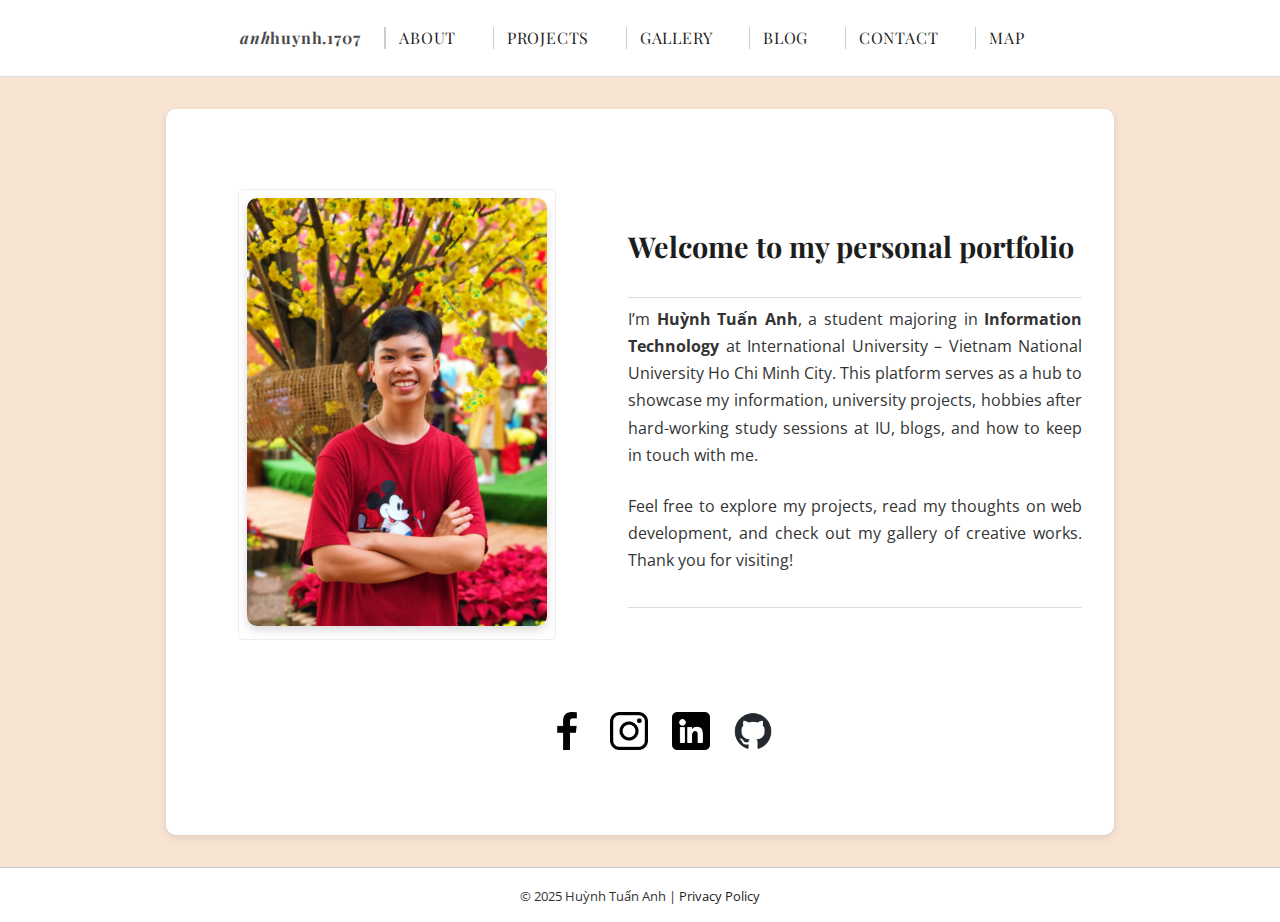
<file: index.html>
<!DOCTYPE html>
<html lang="en">

<head>
  <meta charset="UTF-8">
  <meta name="viewport" content="width=device-width, initial-scale=1.0">
  <meta name="description"
    content="Huỳnh Tuấn Anh — Web Developer & Designer. Clean, semantic, accessible web design.">
  <title>Huỳnh Tuấn Anh | Web Developer & Designer</title>
  <link rel="icon" href="assets/icons/favicon.png" type="image/x-icon">
  <link rel="stylesheet" href="assets/css/style.css">
  <link
    href="https://fonts.googleapis.com/css2?family=Playfair+Display:wght@500;700&family=Open+Sans:wght@400;600&display=swap"
    rel="stylesheet">
</head>

<body>
  <header>
    <nav aria-label="Main navigation">
      <p><a href="index.html" class="active"><em>anh</em>huynh.1707</a></p>
      <ul>
        <li><a href="about.html">ABOUT</a></li>
        <li><a href="projects.html">PROJECTS</a></li>
        <li><a href="gallery.html">GALLERY</a></li>
        <li><a href="blog.html">BLOG</a></li>
        <li><a href="contact.html">CONTACT</a></li>
        <li><a href="map.html">MAP</a></li>
      </ul>
    </nav>
  </header>

  <main>
    <section class="intro" aria-labelledby="intro-heading">
  <figure class="profile">
    <img src="assets/img/avatar.JPG" alt="Portrait of Huỳnh Tuấn Anh" class="avatar">
  </figure>

  <article>
    <header>
      <h2 id="intro-heading">Welcome to my personal portfolio</h2>
    </header>
    <p>
      I’m <strong>Huỳnh Tuấn Anh</strong>, a student majoring in
      <strong>Information Technology</strong> at International University – Vietnam National University Ho Chi Minh City.
      This platform serves as a hub to showcase my information, university projects, hobbies after hard-working study
      sessions at IU, blogs, and how to keep in touch with me.
    </p>
    <p>
      Feel free to explore my projects, read my thoughts on web development, and check out my gallery of creative
      works. Thank you for visiting!
  </article>
  <ul class="social-links">
    <li>
      <a href="https://facebook.com/anhhuynh.1707" target="_blank" aria-label="Facebook profile">
        <img src="assets/icons/facebook.png" alt="Facebook logo">
      </a>
    </li>
    <li>
      <a href="https://www.instagram.com/anhhuynh.17/" target="_blank" aria-label="Instagram profile">
        <img src="assets/icons/instagram.png" alt="Instagram logo">
      </a>
    </li>
    <li>
      <a href="https://www.linkedin.com/in/tu%E1%BA%A5n-anh-hu%E1%BB%B3nh-68b420313/" target="_blank" aria-label="LinkedIn profile">
        <img src="assets/icons/linkedin.png" alt="LinkedIn logo">
      </a>
    </li>
    <li>
      <a href="https://github.com/anhhuynh1707" target="_blank" aria-label="GitHub profile">
        <img src="assets/icons/github.png" alt="GitHub logo">
      </a>
    </li>
  </ul>
</section>

  </main>

  <footer>
    <small>© 2025 Huỳnh Tuấn Anh | <a href="policy.html">Privacy Policy</a></small>
  </footer>
</body>

</html>
</file>
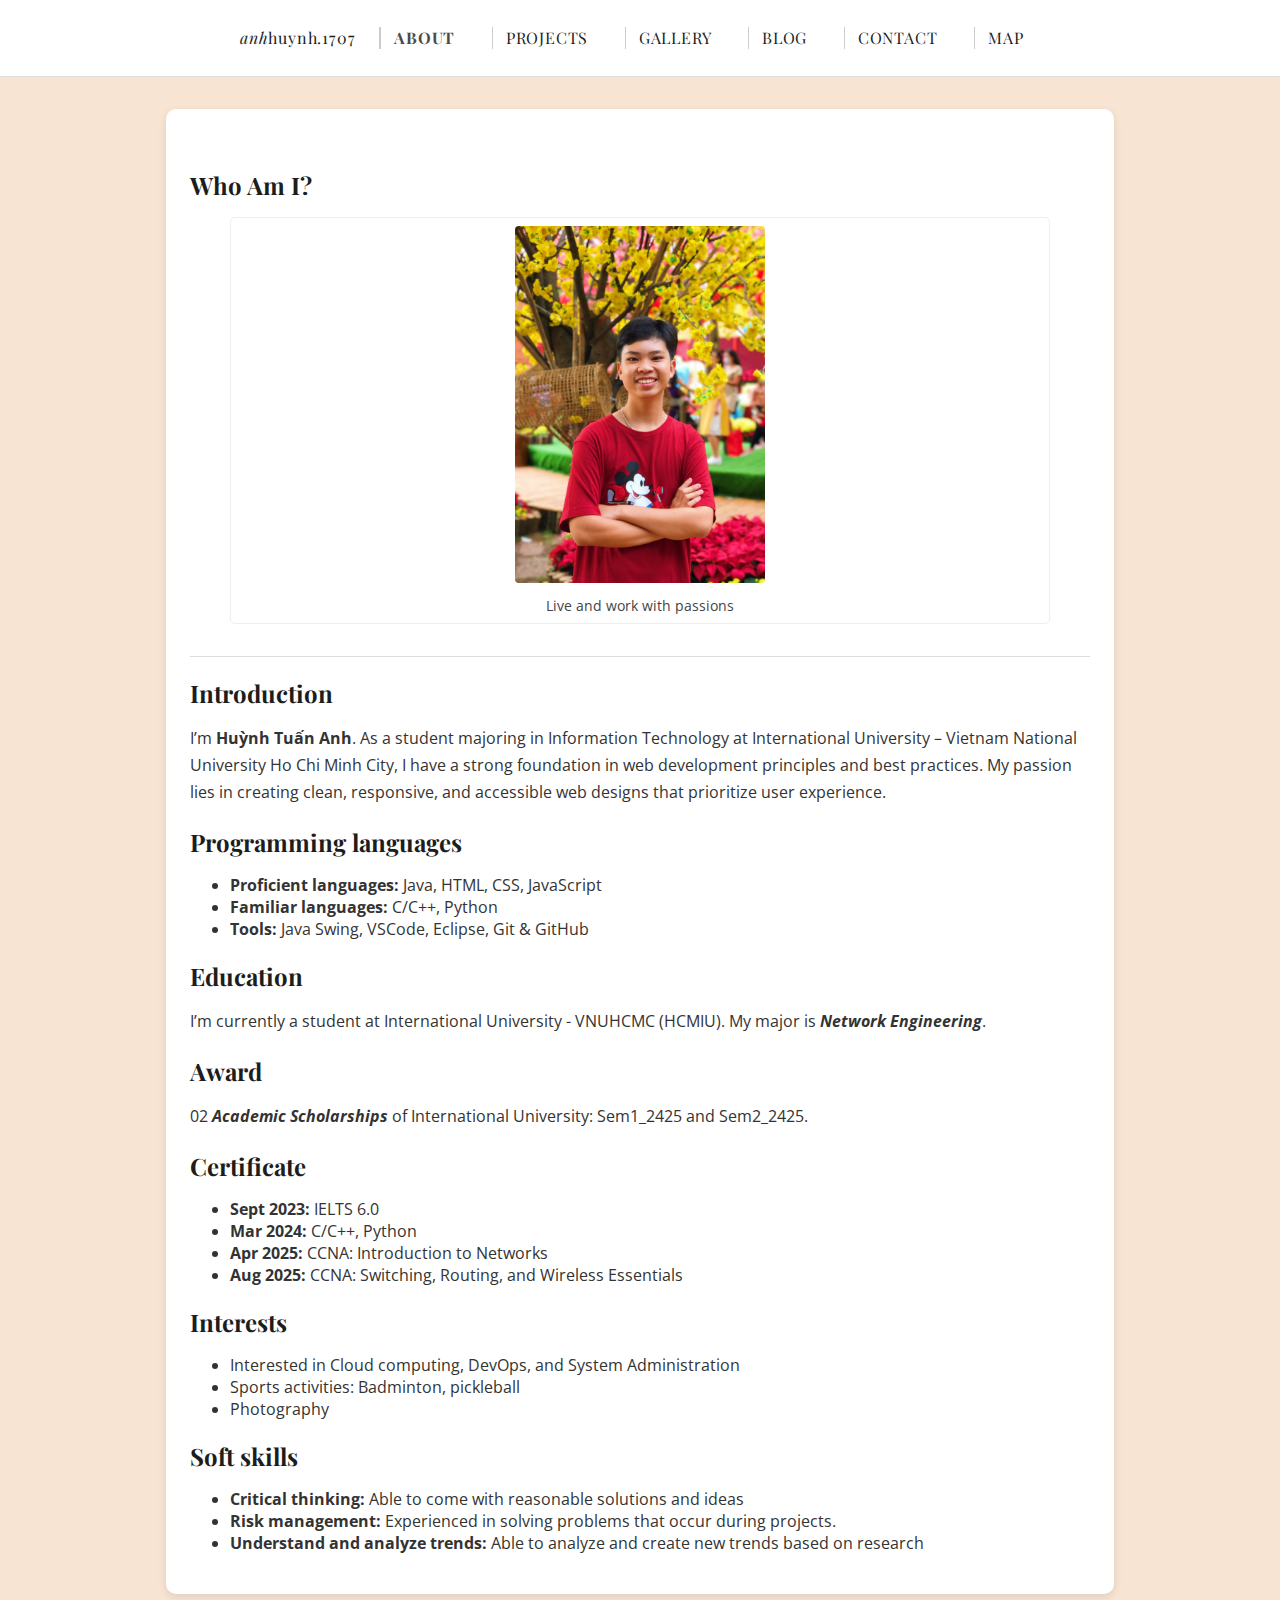
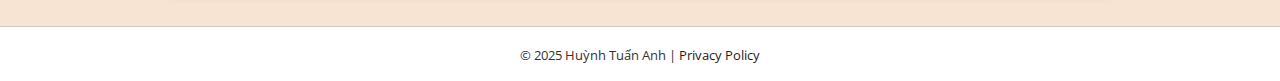
<file: about.html>
<!DOCTYPE html>
<html lang="en">

<head>
    <meta charset="UTF-8">
    <meta name="viewport" content="width=device-width, initial-scale=1.0">
    <meta name="description" content="About Huỳnh Tuấn Anh — minimalist and accessible web developer.">
    <title>About | Huỳnh Tuấn Anh</title>
    <link rel="icon" href="assets/icons/favicon.png" type="image/x-icon">
    <link rel="stylesheet" href="assets/css/style.css">
    <link
        href="https://fonts.googleapis.com/css2?family=Playfair+Display:wght@500;700&family=Open+Sans:wght@400;600&display=swap"
        rel="stylesheet">
</head>

<body>
    <header>
        <nav aria-label="Main navigation">
            <p><a href="index.html"><em>anh</em>huynh.1707</a></p>
            <ul>
                <li><a href="about.html" class="active">ABOUT</a></li>
                <li><a href="projects.html">PROJECTS</a></li>
                <li><a href="gallery.html">GALLERY</a></li>
                <li><a href="blog.html">BLOG</a></li>
                <li><a href="contact.html">CONTACT</a></li>
                <li><a href="map.html">MAP</a></li>
            </ul>
        </nav>

    </header>

    <main>
        <article>
            <h2>Who Am I?</h2>
            <figure>
                <img src="assets/img/avatar.JPG" alt="Portrait of Huỳnh Tuấn Anh" width="250">
                <figcaption>Live and work with passions</figcaption>
            </figure>
        </article>
        <section>
            <h2>Introduction</h2>
            <p>I’m <strong>Huỳnh Tuấn Anh</strong>. As a student majoring in Information Technology at International University – Vietnam National University
                Ho Chi Minh City, I have a strong foundation in web development principles and best practices. My
                passion lies in creating clean, responsive, and accessible web designs that prioritize user experience.</p>
        </section>
        <section>
            <h2>Programming languages</h2>
            <ul>
                <li><b>Proficient languages: </b> Java, HTML, CSS, JavaScript</li>
                <li><b>Familiar languages: </b>C/C++, Python </li>
                <li><b>Tools: </b>Java Swing, VSCode, Eclipse, Git & GitHub</li>
            </ul>
        </section>

        <section>
            <h2>Education</h2>
            <p>I’m currently a student at International University - VNUHCMC (HCMIU). My major is <b><em>Network
                Engineering</em></b>.</p>
        </section>
        <section>
            <h2>Award</h2>
            <p>02 <b><em>Academic Scholarships</em></b> of International University: Sem1_2425 and Sem2_2425.</p>
        </section>
        <section>
            <h2>Certificate</h2>
            <ul>
                <li><b>Sept 2023: </b> IELTS 6.0</li>
                <li><b>Mar 2024: </b>C/C++, Python </li>
                <li><b>Apr 2025: </b> CCNA: Introduction to Networks</li>
                <li><b>Aug 2025: </b> CCNA: Switching, Routing, and Wireless Essentials</li>
            </ul>
        </section>
        <section>
            <h2>Interests</h2>
            <ul>
                <li>Interested in Cloud computing, DevOps, and System
                    Administration</li>
                <li>Sports activities: Badminton, pickleball</li>
                <li>Photography</li>
            </ul>
        </section>
        <section>
            <h2>Soft skills</h2>
            <ul>
                <li><b>Critical thinking: </b>Able to come with reasonable solutions
 and ideas</li>
                <li><b>Risk management: </b> Experienced in solving problems that
 occur during projects.</li>
                <li><b>Understand and analyze trends: </b>Able to analyze and create
 new trends based on research</li>
            </ul>
        </section>
    </main>

    <footer>
        <small>© 2025 Huỳnh Tuấn Anh | <a href="policy.html">Privacy Policy</a></small>
    </footer>
</body>

</html>
</file>
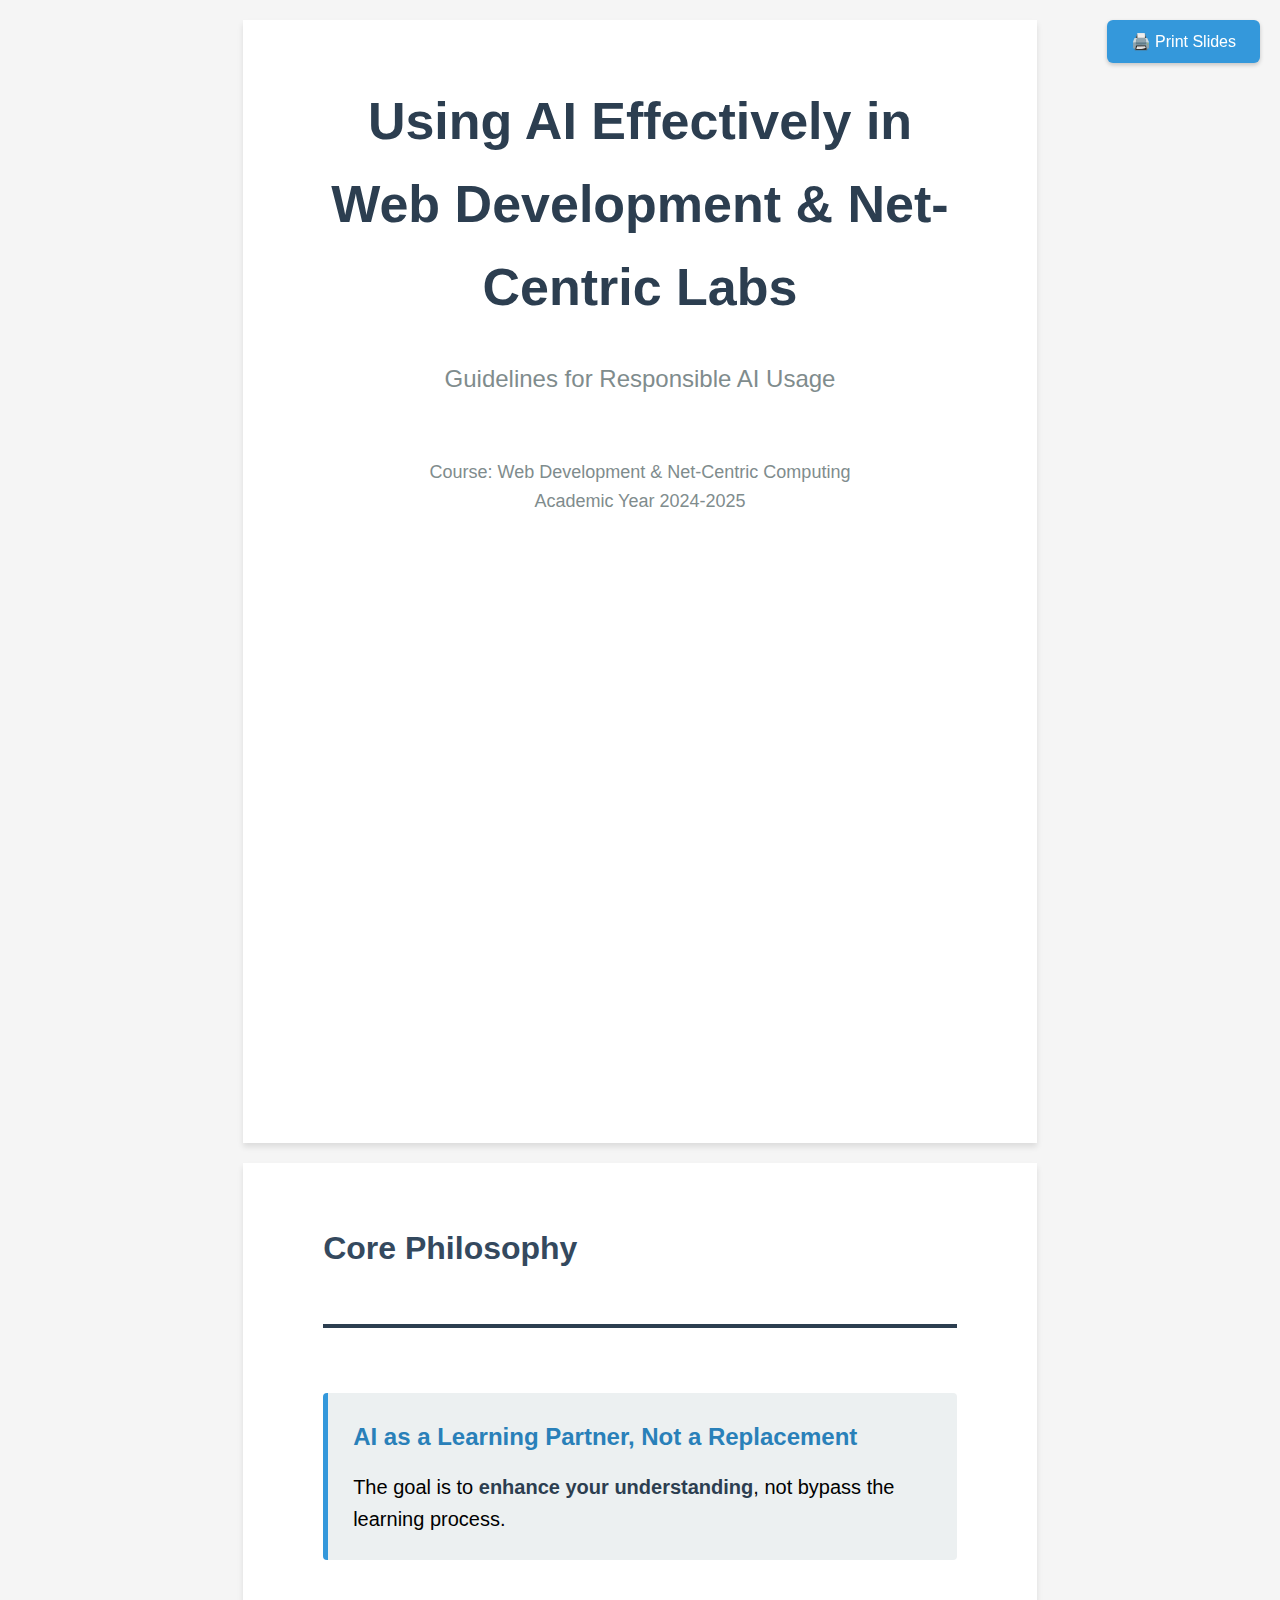
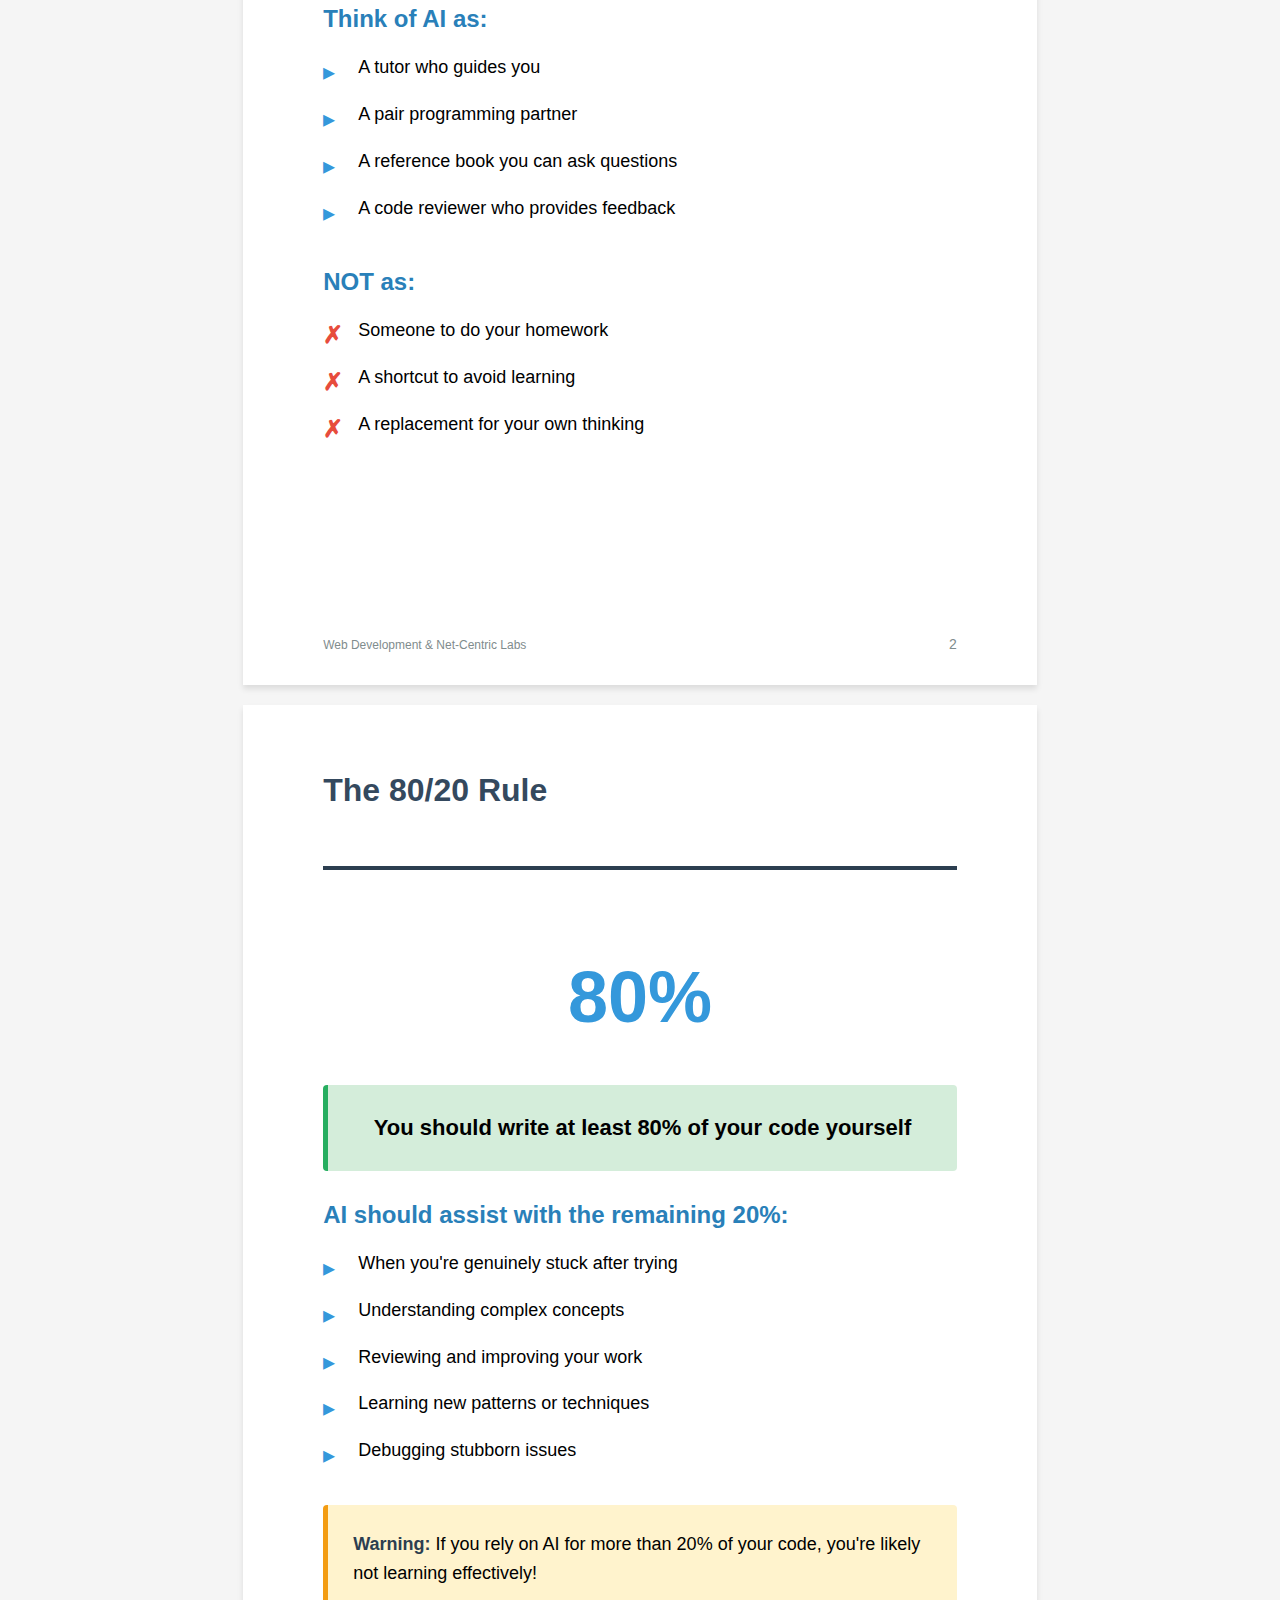
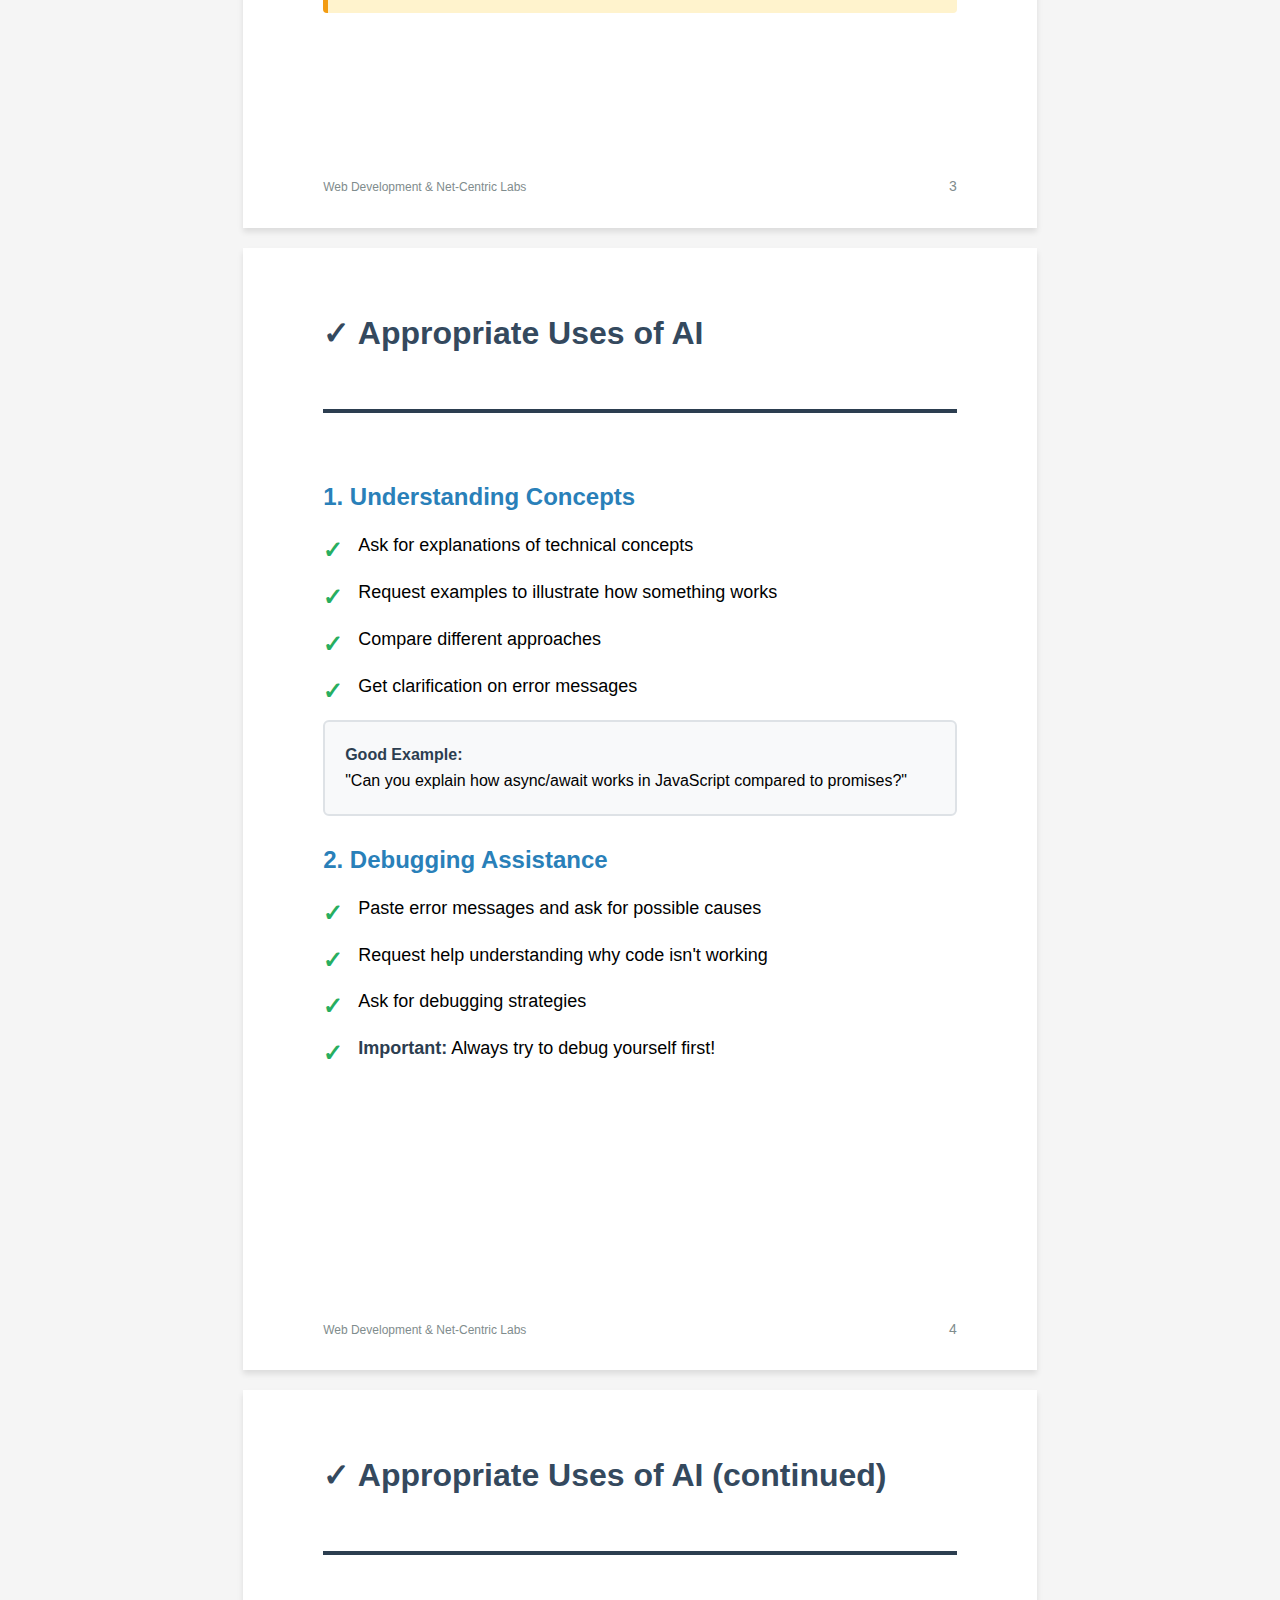
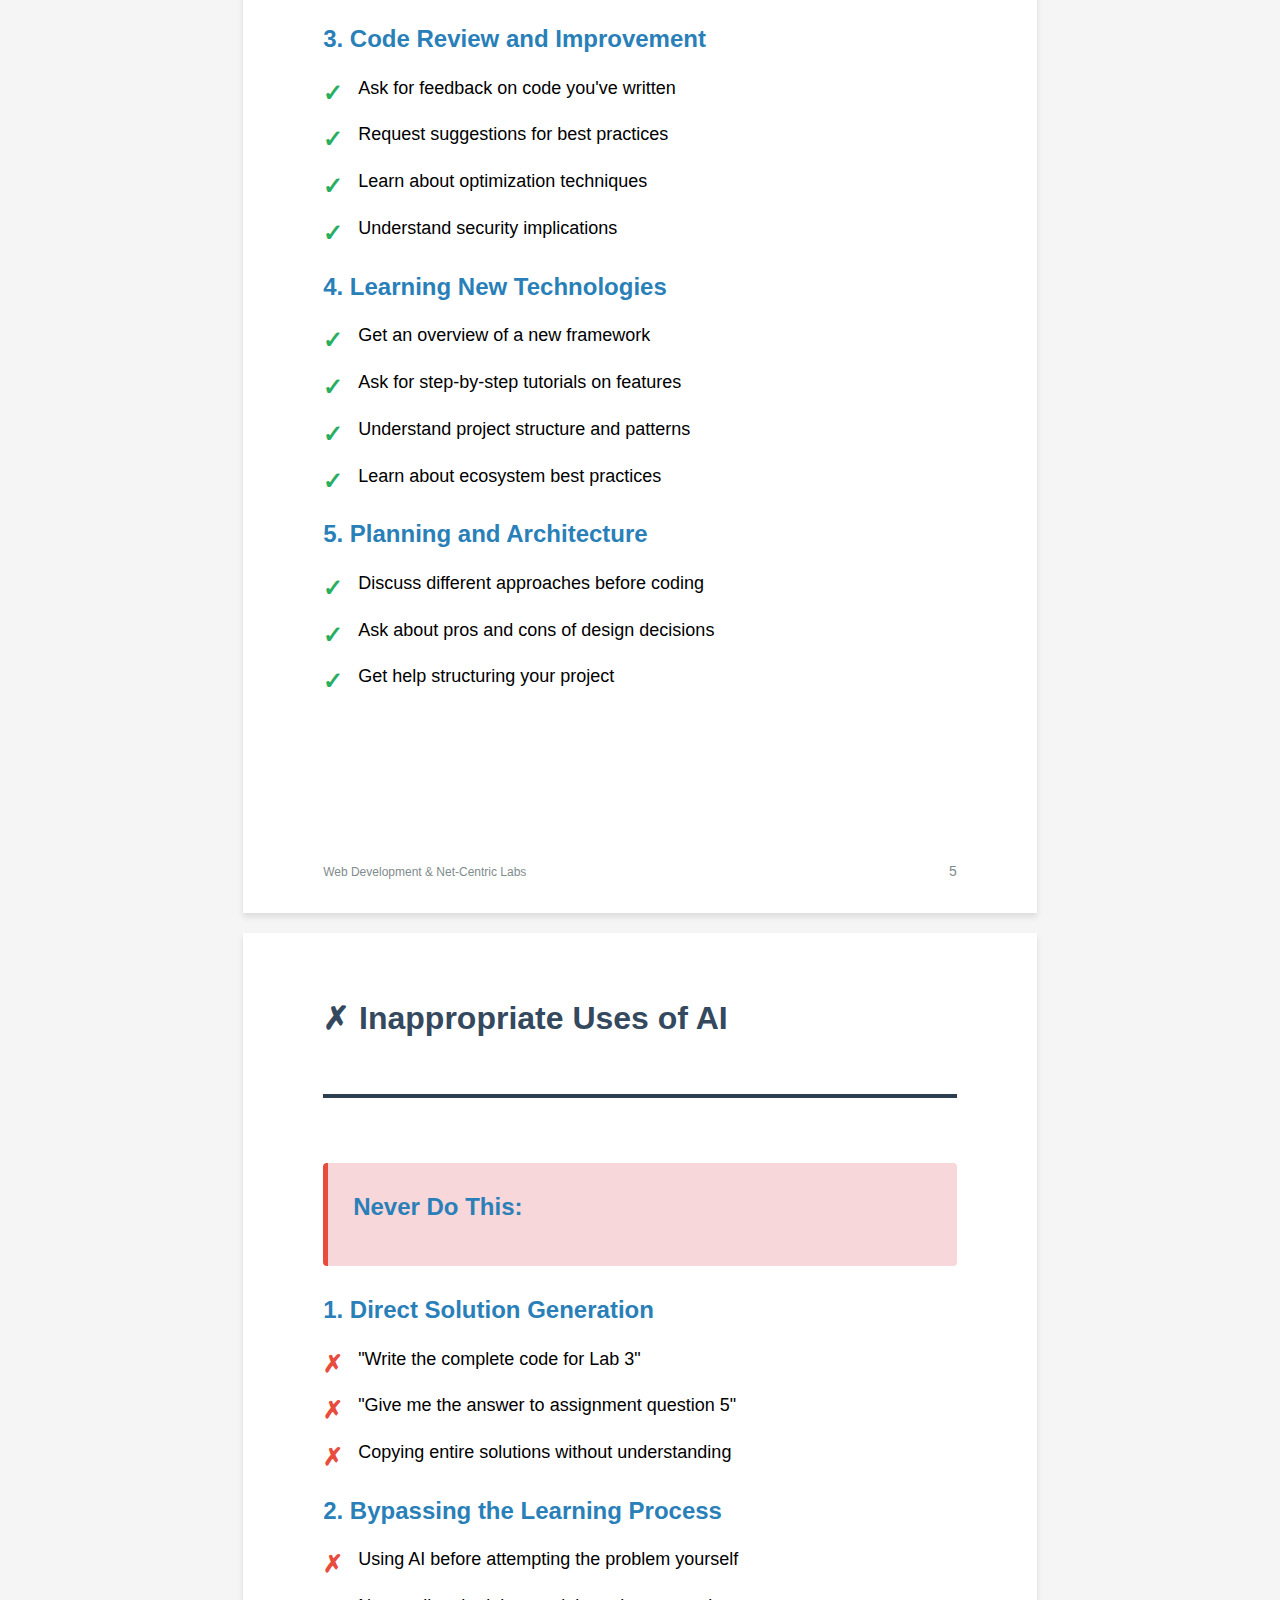
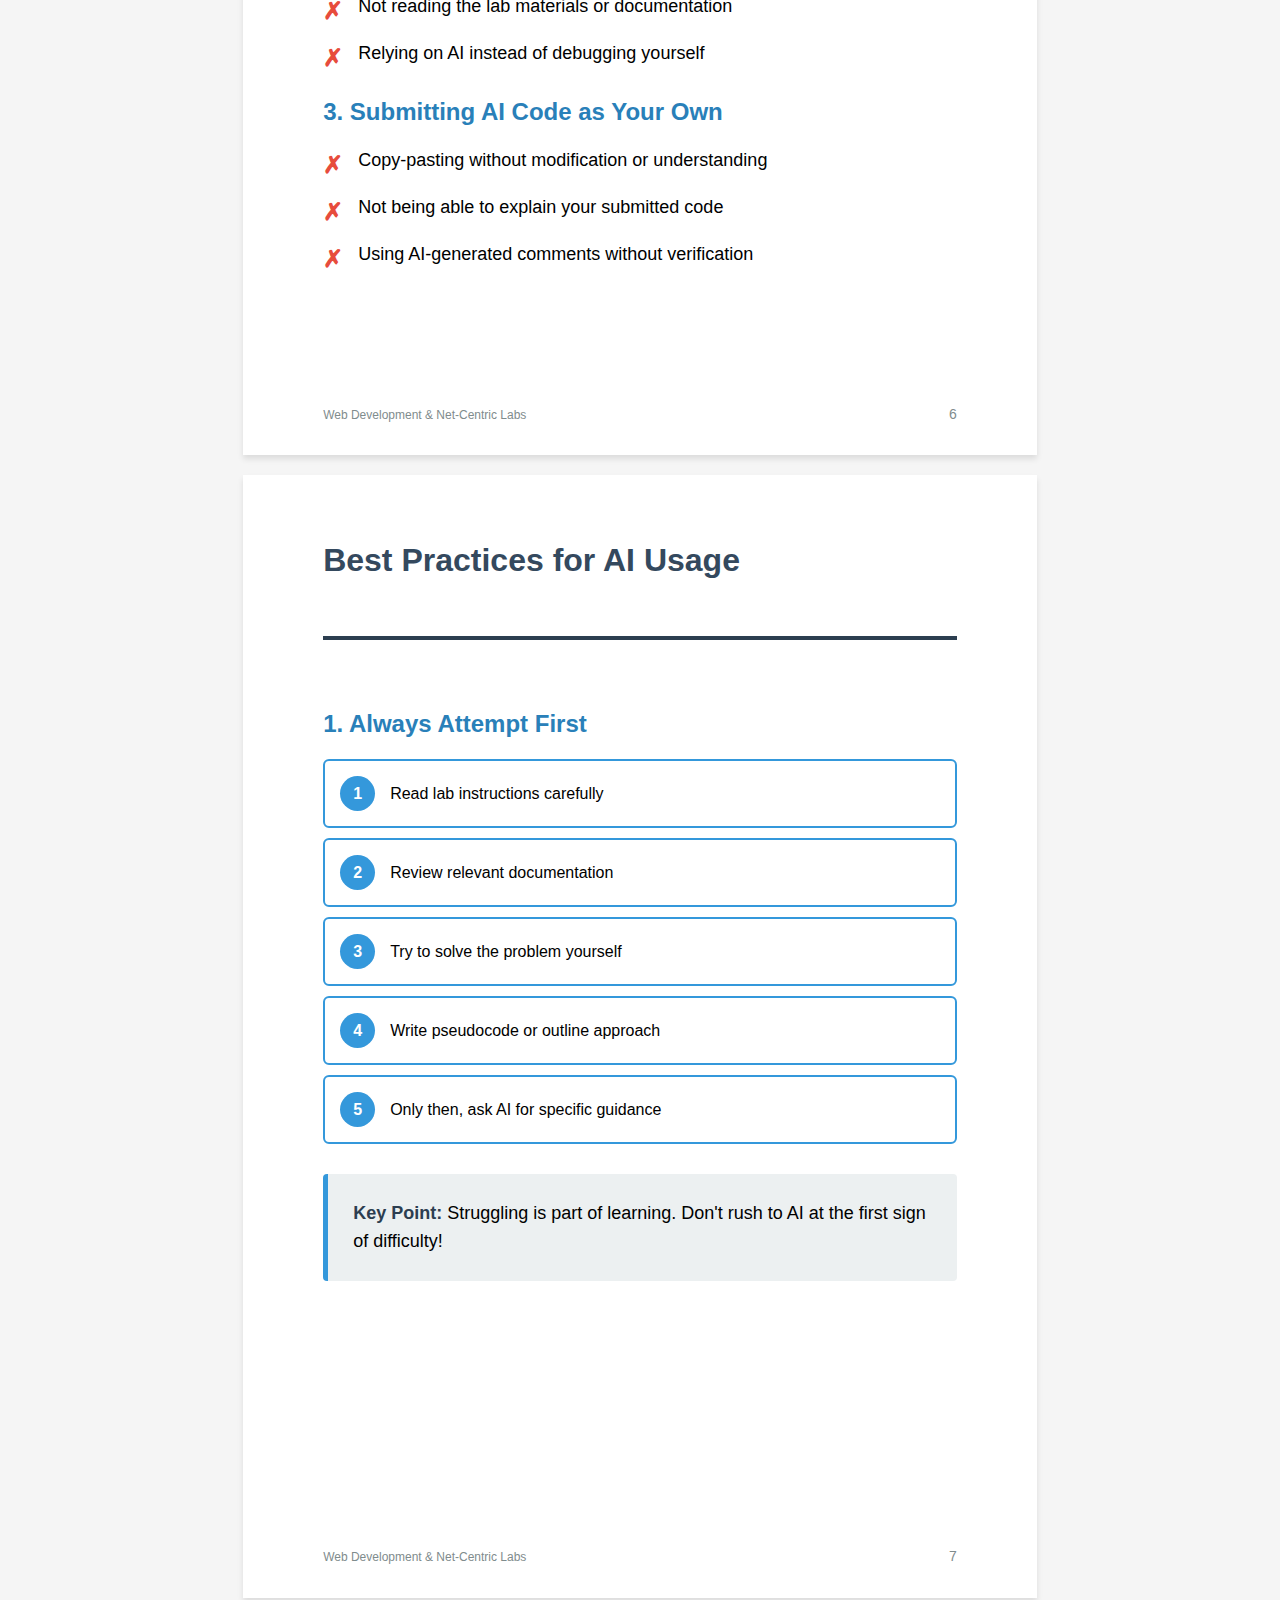
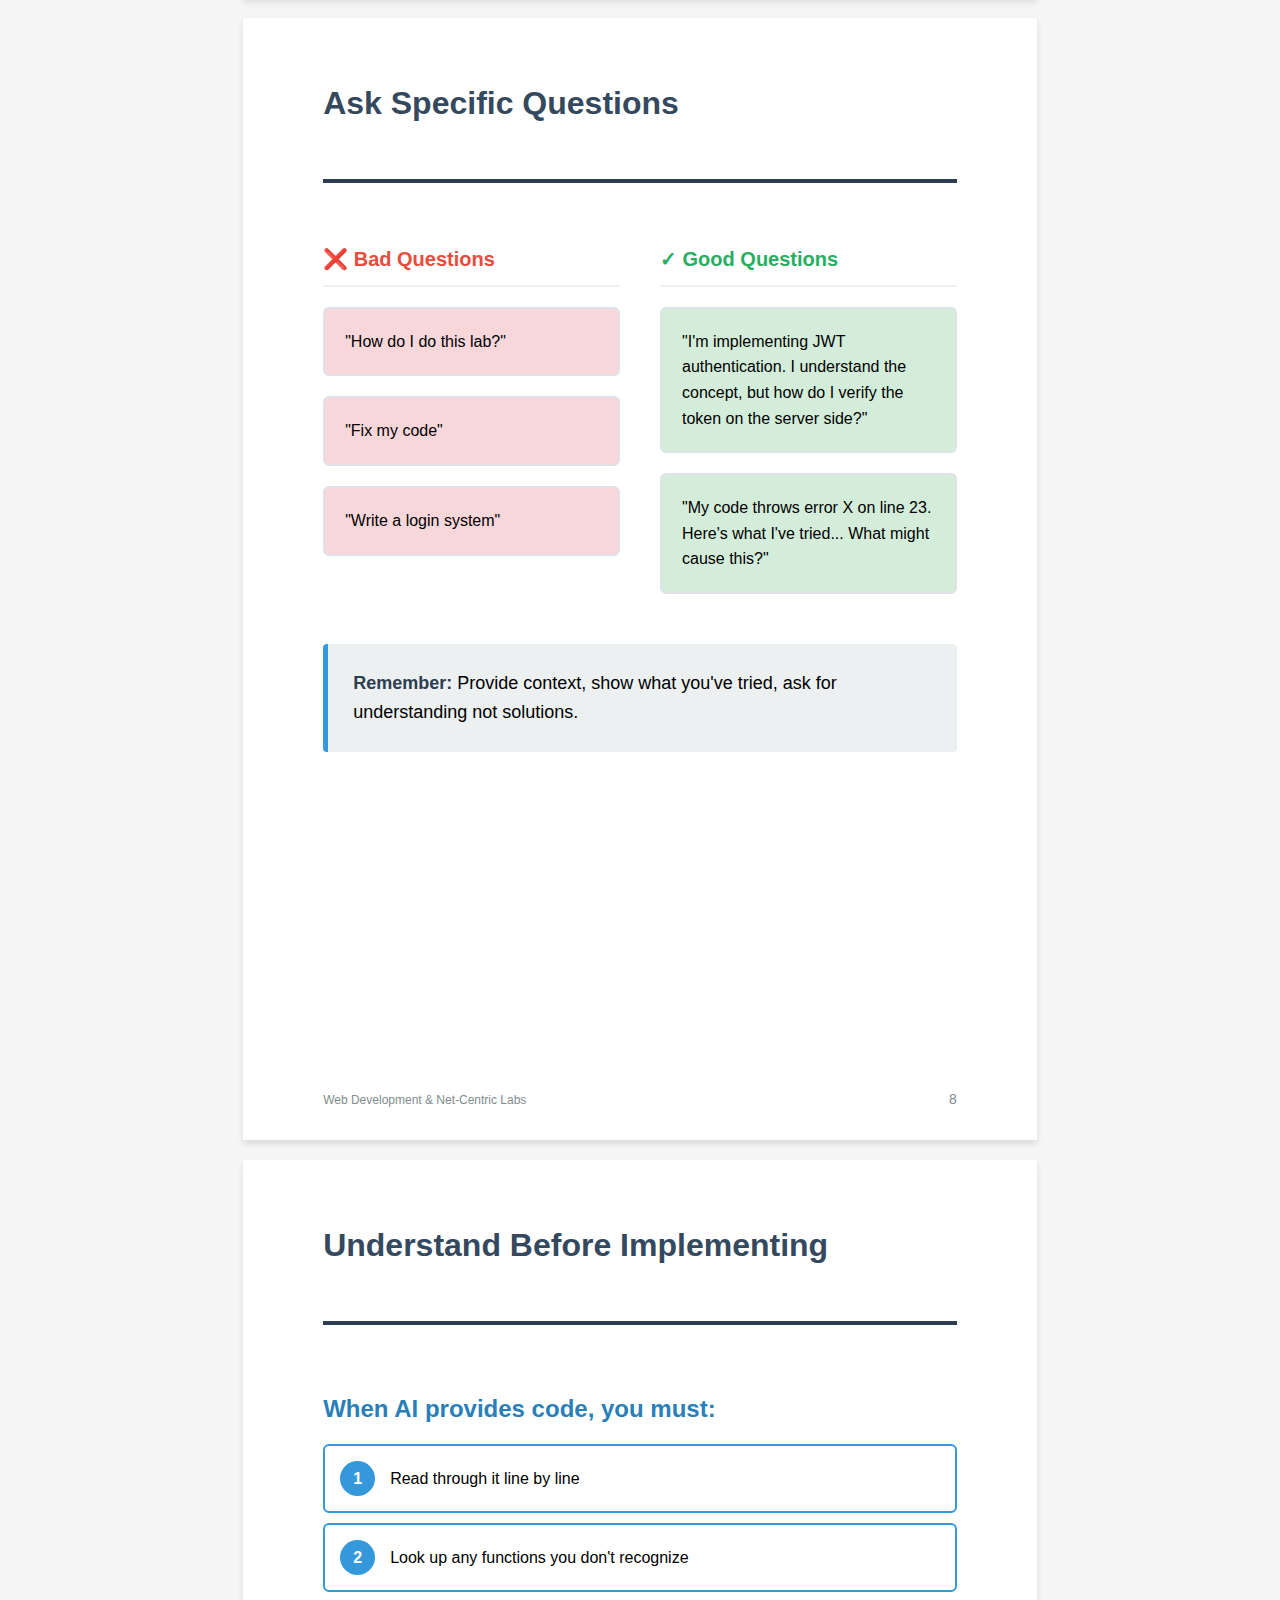
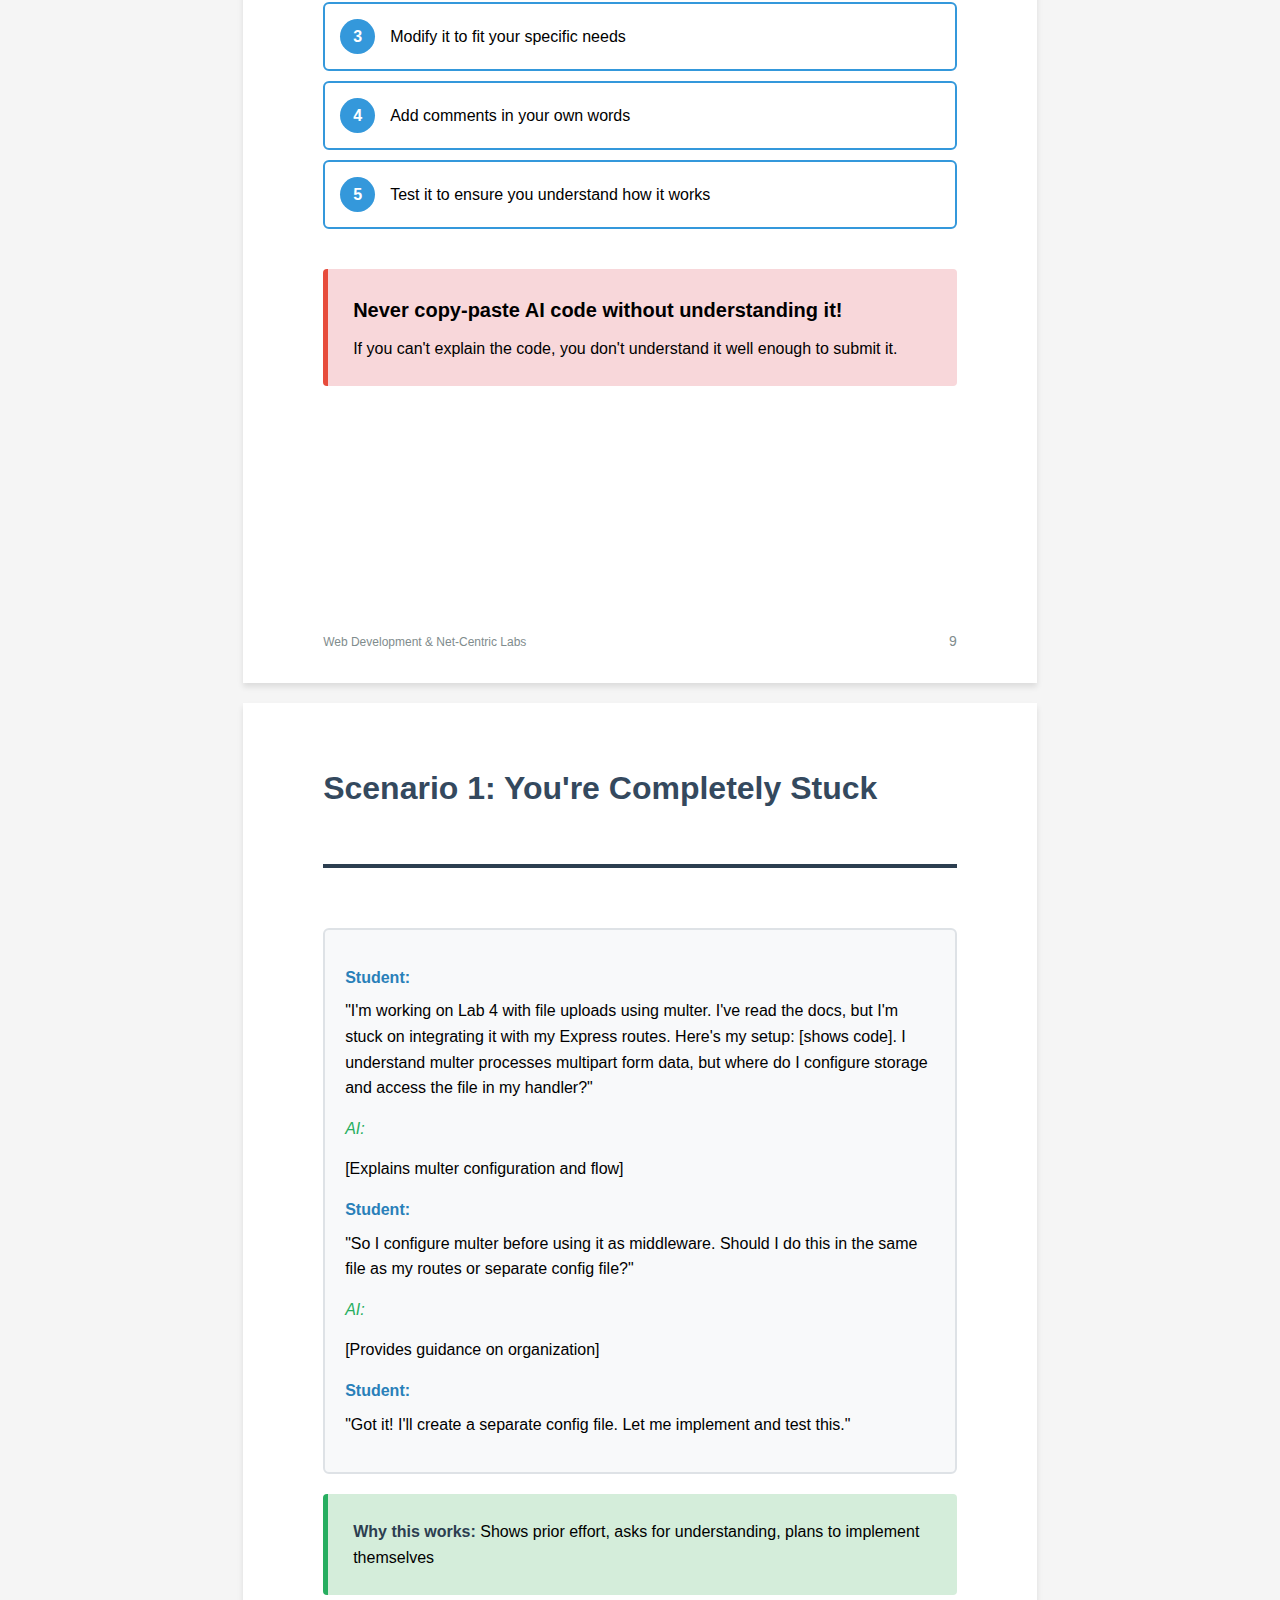
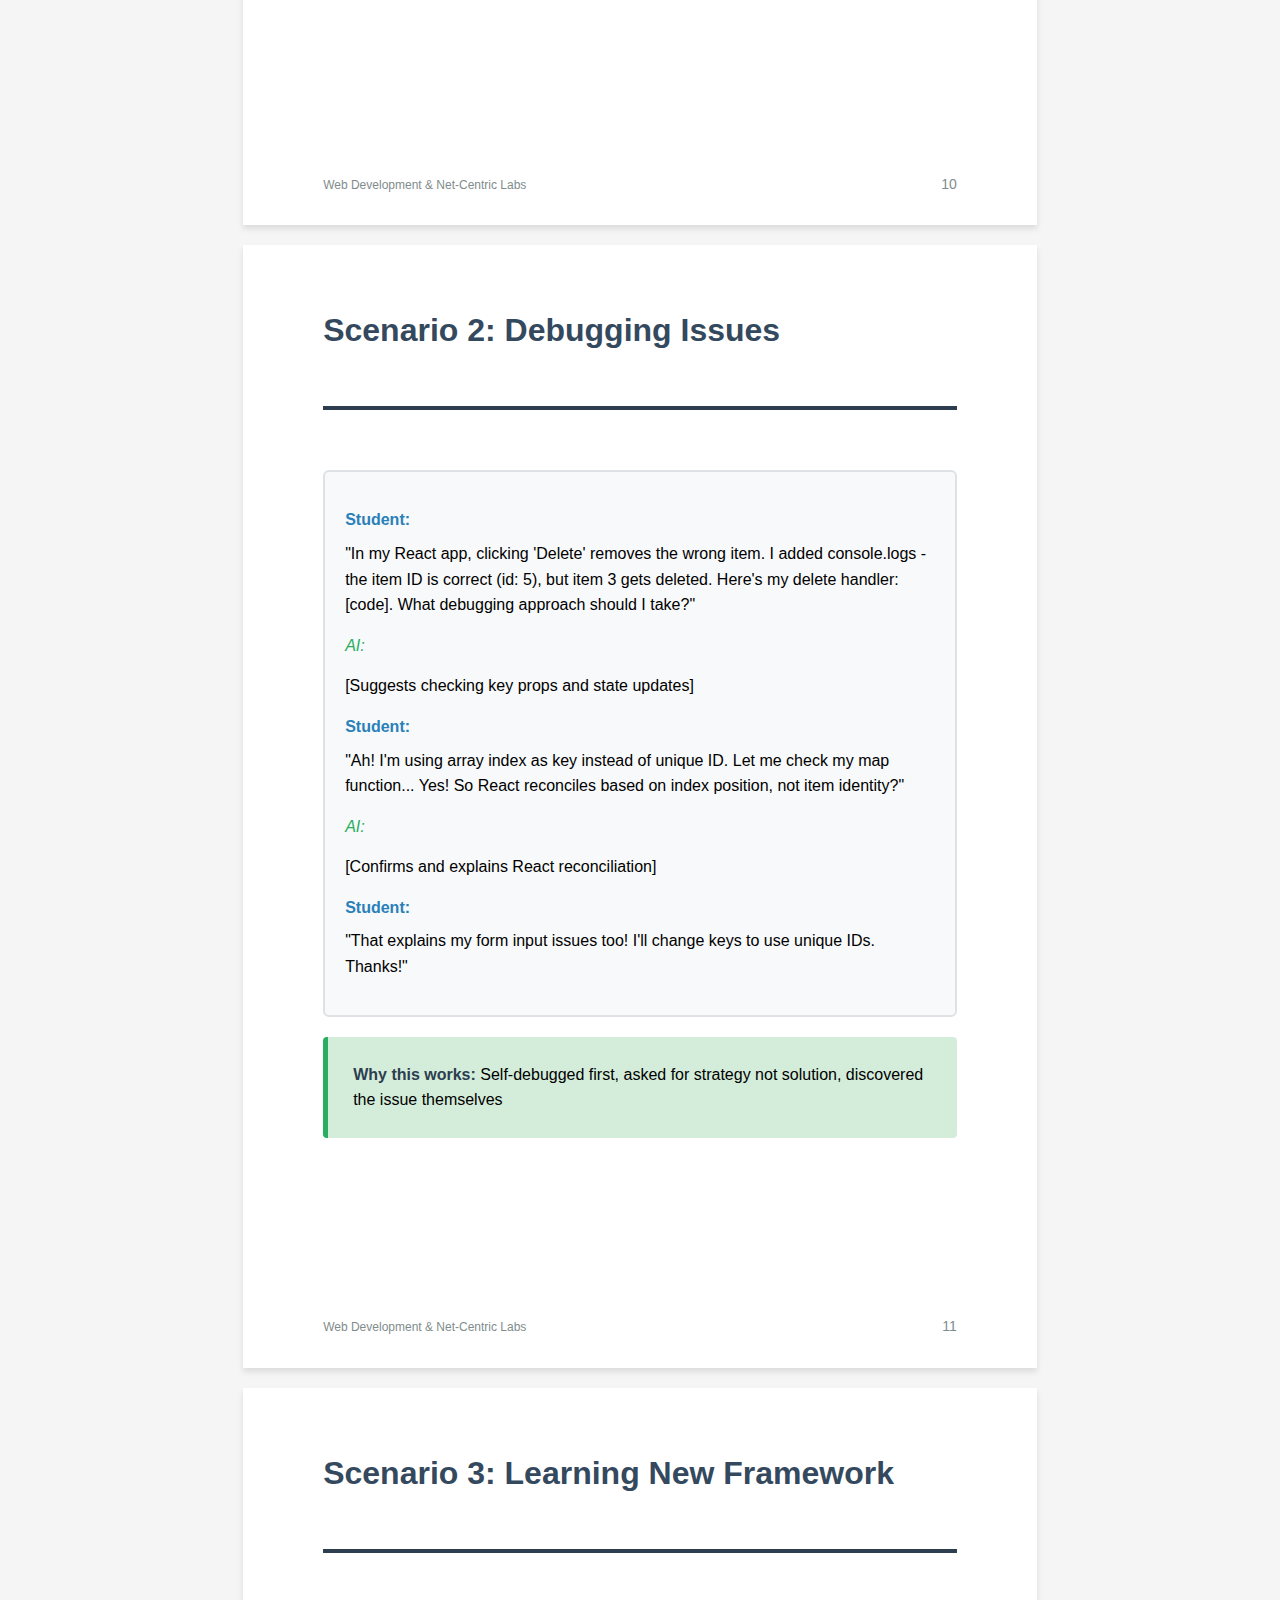
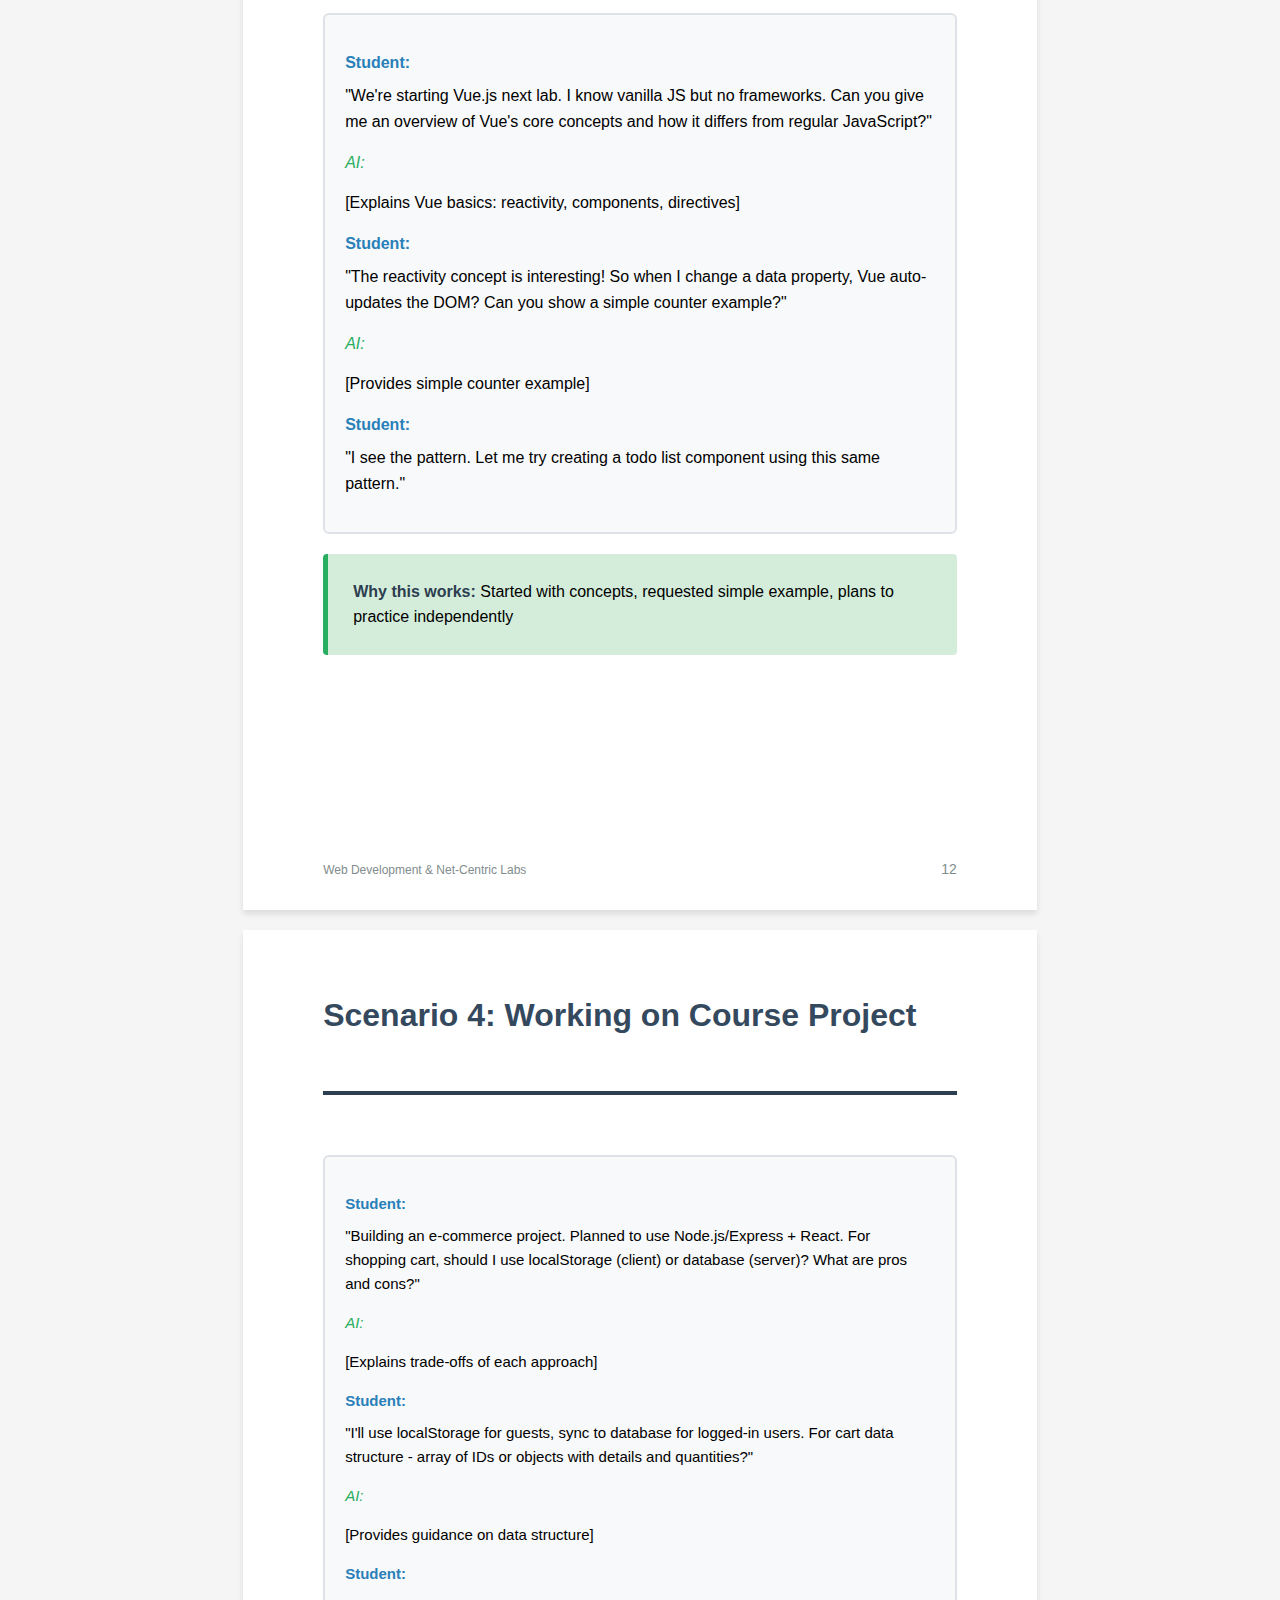
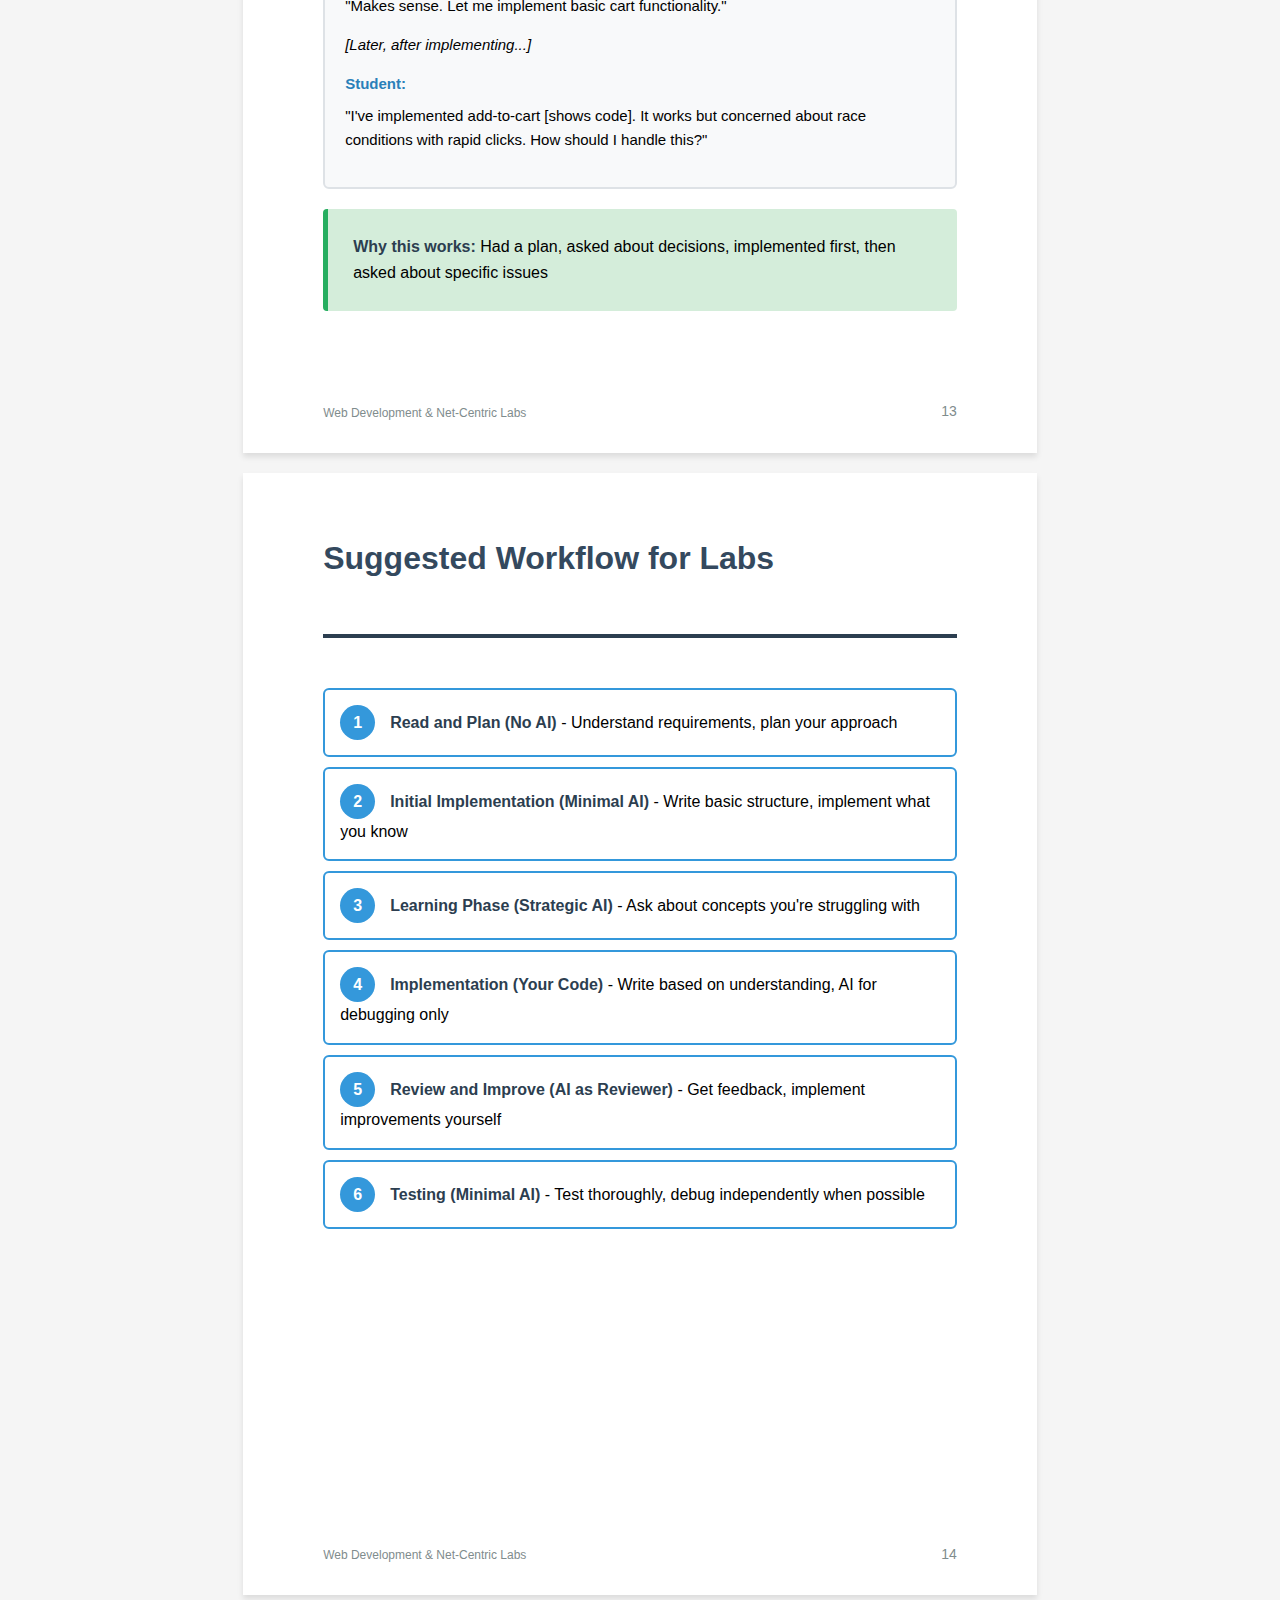
<file: ai_usage_slides.html>
<!DOCTYPE html>
<html lang="en">
<head>
    <meta charset="UTF-8">
    <meta name="viewport" content="width=device-width, initial-scale=1.0">
    <title>AI Usage Guidelines for Web Development Labs</title>
    <style>
        @media print {
            .slide {
                page-break-after: always;
                break-after: page;
            }
            body {
                margin: 0;
                padding: 0;
            }
        }

        * {
            margin: 0;
            padding: 0;
            box-sizing: border-box;
        }

        body {
            font-family: 'Segoe UI', Tahoma, Geneva, Verdana, sans-serif;
            background: #f5f5f5;
            line-height: 1.6;
        }

        .slide {
            width: 210mm;
            height: 297mm;
            background: white;
            margin: 20px auto;
            padding: 60px 80px;
            box-shadow: 0 4px 6px rgba(0,0,0,0.1);
            position: relative;
            display: flex;
            flex-direction: column;
        }

        .header {
            border-bottom: 4px solid #2c3e50;
            padding-bottom: 20px;
            margin-bottom: 40px;
        }

        .slide-number {
            position: absolute;
            bottom: 30px;
            right: 80px;
            color: #7f8c8d;
            font-size: 14px;
        }

        .footer {
            position: absolute;
            bottom: 30px;
            left: 80px;
            color: #7f8c8d;
            font-size: 12px;
        }

        h1 {
            color: #2c3e50;
            font-size: 42px;
            margin-bottom: 15px;
            font-weight: 700;
        }

        h2 {
            color: #34495e;
            font-size: 32px;
            margin-bottom: 30px;
            font-weight: 600;
        }

        h3 {
            color: #2980b9;
            font-size: 24px;
            margin: 25px 0 15px 0;
            font-weight: 600;
        }

        .subtitle {
            color: #7f8c8d;
            font-size: 20px;
            margin-bottom: 10px;
        }

        .content {
            flex-grow: 1;
        }

        ul {
            list-style: none;
            margin-left: 0;
        }

        li {
            margin-bottom: 18px;
            padding-left: 35px;
            position: relative;
            font-size: 18px;
            line-height: 1.6;
        }

        li:before {
            content: "▸";
            position: absolute;
            left: 0;
            color: #3498db;
            font-size: 24px;
        }

        .check-list li:before {
            content: "✓";
            color: #27ae60;
            font-weight: bold;
        }

        .cross-list li:before {
            content: "✗";
            color: #e74c3c;
            font-weight: bold;
        }

        .highlight-box {
            background: #ecf0f1;
            border-left: 5px solid #3498db;
            padding: 25px;
            margin: 25px 0;
            border-radius: 4px;
        }

        .warning-box {
            background: #fff3cd;
            border-left: 5px solid #f39c12;
            padding: 25px;
            margin: 25px 0;
            border-radius: 4px;
        }

        .success-box {
            background: #d4edda;
            border-left: 5px solid #27ae60;
            padding: 25px;
            margin: 25px 0;
            border-radius: 4px;
        }

        .danger-box {
            background: #f8d7da;
            border-left: 5px solid #e74c3c;
            padding: 25px;
            margin: 25px 0;
            border-radius: 4px;
        }

        .two-column {
            display: grid;
            grid-template-columns: 1fr 1fr;
            gap: 40px;
            margin-top: 20px;
        }

        .column-header {
            font-weight: 600;
            font-size: 20px;
            margin-bottom: 15px;
            padding-bottom: 10px;
            border-bottom: 2px solid #ecf0f1;
        }

        .good {
            color: #27ae60;
        }

        .bad {
            color: #e74c3c;
        }

        code {
            background: #f8f9fa;
            padding: 3px 8px;
            border-radius: 3px;
            font-family: 'Courier New', monospace;
            font-size: 16px;
            color: #c7254e;
        }

        .example-box {
            background: #f8f9fa;
            border: 2px solid #dee2e6;
            padding: 20px;
            margin: 20px 0;
            border-radius: 6px;
            font-size: 16px;
        }

        .conversation {
            margin: 15px 0;
        }

        .user-msg {
            color: #2980b9;
            font-weight: 600;
            margin-bottom: 8px;
        }

        .ai-msg {
            color: #27ae60;
            font-style: italic;
            margin-bottom: 15px;
        }

        .big-number {
            font-size: 72px;
            font-weight: bold;
            color: #3498db;
            text-align: center;
            margin: 30px 0;
        }

        .title-slide {
            justify-content: center;
            align-items: center;
            text-align: center;
        }

        .title-slide h1 {
            font-size: 52px;
            margin-bottom: 30px;
        }

        .print-button {
            position: fixed;
            top: 20px;
            right: 20px;
            padding: 12px 24px;
            background: #3498db;
            color: white;
            border: none;
            border-radius: 6px;
            cursor: pointer;
            font-size: 16px;
            box-shadow: 0 2px 4px rgba(0,0,0,0.2);
            z-index: 1000;
        }

        .print-button:hover {
            background: #2980b9;
        }

        @media print {
            .print-button {
                display: none;
            }
        }

        strong {
            color: #2c3e50;
        }

        .workflow-step {
            background: white;
            border: 2px solid #3498db;
            padding: 15px;
            margin: 10px 0;
            border-radius: 6px;
        }

        .step-number {
            display: inline-block;
            width: 35px;
            height: 35px;
            background: #3498db;
            color: white;
            border-radius: 50%;
            text-align: center;
            line-height: 35px;
            font-weight: bold;
            margin-right: 15px;
        }
    </style>
</head>
<body>
    <button class="print-button" onclick="window.print()">🖨️ Print Slides</button>

    <!-- Slide 1: Title -->
    <div class="slide title-slide">
        <div class="content">
            <h1>Using AI Effectively in<br>Web Development & Net-Centric Labs</h1>
            <p class="subtitle" style="font-size: 24px; margin-top: 20px;">Guidelines for Responsible AI Usage</p>
            <p style="margin-top: 60px; font-size: 18px; color: #7f8c8d;">
                Course: Web Development & Net-Centric Computing<br>
                Academic Year 2024-2025
            </p>
        </div>
    </div>

    <!-- Slide 2: Core Philosophy -->
    <div class="slide">
        <div class="header">
            <h2>Core Philosophy</h2>
        </div>
        <div class="content">
            <div class="highlight-box">
                <h3 style="margin-top: 0;">AI as a Learning Partner, Not a Replacement</h3>
                <p style="font-size: 20px; margin-top: 15px;">
                    The goal is to <strong>enhance your understanding</strong>, not bypass the learning process.
                </p>
            </div>

            <h3 style="margin-top: 40px;">Think of AI as:</h3>
            <ul style="font-size: 20px;">
                <li>A tutor who guides you</li>
                <li>A pair programming partner</li>
                <li>A reference book you can ask questions</li>
                <li>A code reviewer who provides feedback</li>
            </ul>

            <h3 style="margin-top: 40px;">NOT as:</h3>
            <ul class="cross-list" style="font-size: 20px;">
                <li>Someone to do your homework</li>
                <li>A shortcut to avoid learning</li>
                <li>A replacement for your own thinking</li>
            </ul>
        </div>
        <div class="footer">Web Development & Net-Centric Labs</div>
        <div class="slide-number">2</div>
    </div>

    <!-- Slide 3: The 80/20 Rule -->
    <div class="slide">
        <div class="header">
            <h2>The 80/20 Rule</h2>
        </div>
        <div class="content">
            <div class="big-number">80%</div>
            <div class="success-box">
                <p style="font-size: 22px; text-align: center; font-weight: 600;">
                    You should write at least 80% of your code yourself
                </p>
            </div>

            <h3>AI should assist with the remaining 20%:</h3>
            <ul>
                <li>When you're genuinely stuck after trying</li>
                <li>Understanding complex concepts</li>
                <li>Reviewing and improving your work</li>
                <li>Learning new patterns or techniques</li>
                <li>Debugging stubborn issues</li>
            </ul>

            <div class="warning-box" style="margin-top: 40px;">
                <p style="font-size: 18px;">
                    <strong>Warning:</strong> If you rely on AI for more than 20% of your code, you're likely not learning effectively!
                </p>
            </div>
        </div>
        <div class="footer">Web Development & Net-Centric Labs</div>
        <div class="slide-number">3</div>
    </div>

    <!-- Slide 4: Appropriate Uses (Part 1) -->
    <div class="slide">
        <div class="header">
            <h2>✓ Appropriate Uses of AI</h2>
        </div>
        <div class="content">
            <h3>1. Understanding Concepts</h3>
            <ul class="check-list">
                <li>Ask for explanations of technical concepts</li>
                <li>Request examples to illustrate how something works</li>
                <li>Compare different approaches</li>
                <li>Get clarification on error messages</li>
            </ul>

            <div class="example-box">
                <strong>Good Example:</strong><br>
                "Can you explain how async/await works in JavaScript compared to promises?"
            </div>

            <h3>2. Debugging Assistance</h3>
            <ul class="check-list">
                <li>Paste error messages and ask for possible causes</li>
                <li>Request help understanding why code isn't working</li>
                <li>Ask for debugging strategies</li>
                <li><strong>Important:</strong> Always try to debug yourself first!</li>
            </ul>
        </div>
        <div class="footer">Web Development & Net-Centric Labs</div>
        <div class="slide-number">4</div>
    </div>

    <!-- Slide 5: Appropriate Uses (Part 2) -->
    <div class="slide">
        <div class="header">
            <h2>✓ Appropriate Uses of AI (continued)</h2>
        </div>
        <div class="content">
            <h3>3. Code Review and Improvement</h3>
            <ul class="check-list">
                <li>Ask for feedback on code you've written</li>
                <li>Request suggestions for best practices</li>
                <li>Learn about optimization techniques</li>
                <li>Understand security implications</li>
            </ul>

            <h3>4. Learning New Technologies</h3>
            <ul class="check-list">
                <li>Get an overview of a new framework</li>
                <li>Ask for step-by-step tutorials on features</li>
                <li>Understand project structure and patterns</li>
                <li>Learn about ecosystem best practices</li>
            </ul>

            <h3>5. Planning and Architecture</h3>
            <ul class="check-list">
                <li>Discuss different approaches before coding</li>
                <li>Ask about pros and cons of design decisions</li>
                <li>Get help structuring your project</li>
            </ul>
        </div>
        <div class="footer">Web Development & Net-Centric Labs</div>
        <div class="slide-number">5</div>
    </div>

    <!-- Slide 6: Inappropriate Uses -->
    <div class="slide">
        <div class="header">
            <h2>✗ Inappropriate Uses of AI</h2>
        </div>
        <div class="content">
            <div class="danger-box">
                <h3 style="margin-top: 0;">Never Do This:</h3>
            </div>

            <h3>1. Direct Solution Generation</h3>
            <ul class="cross-list">
                <li>"Write the complete code for Lab 3"</li>
                <li>"Give me the answer to assignment question 5"</li>
                <li>Copying entire solutions without understanding</li>
            </ul>

            <h3>2. Bypassing the Learning Process</h3>
            <ul class="cross-list">
                <li>Using AI before attempting the problem yourself</li>
                <li>Not reading the lab materials or documentation</li>
                <li>Relying on AI instead of debugging yourself</li>
            </ul>

            <h3>3. Submitting AI Code as Your Own</h3>
            <ul class="cross-list">
                <li>Copy-pasting without modification or understanding</li>
                <li>Not being able to explain your submitted code</li>
                <li>Using AI-generated comments without verification</li>
            </ul>
        </div>
        <div class="footer">Web Development & Net-Centric Labs</div>
        <div class="slide-number">6</div>
    </div>

    <!-- Slide 7: Best Practices -->
    <div class="slide">
        <div class="header">
            <h2>Best Practices for AI Usage</h2>
        </div>
        <div class="content">
            <h3>1. Always Attempt First</h3>
            <div class="workflow-step">
                <span class="step-number">1</span>Read lab instructions carefully
            </div>
            <div class="workflow-step">
                <span class="step-number">2</span>Review relevant documentation
            </div>
            <div class="workflow-step">
                <span class="step-number">3</span>Try to solve the problem yourself
            </div>
            <div class="workflow-step">
                <span class="step-number">4</span>Write pseudocode or outline approach
            </div>
            <div class="workflow-step">
                <span class="step-number">5</span>Only then, ask AI for specific guidance
            </div>

            <div class="highlight-box" style="margin-top: 30px;">
                <p style="font-size: 18px;">
                    <strong>Key Point:</strong> Struggling is part of learning. Don't rush to AI at the first sign of difficulty!
                </p>
            </div>
        </div>
        <div class="footer">Web Development & Net-Centric Labs</div>
        <div class="slide-number">7</div>
    </div>

    <!-- Slide 8: Asking Good Questions -->
    <div class="slide">
        <div class="header">
            <h2>Ask Specific Questions</h2>
        </div>
        <div class="content">
            <div class="two-column">
                <div>
                    <div class="column-header bad">❌ Bad Questions</div>
                    <div class="example-box" style="background: #f8d7da;">
                        "How do I do this lab?"
                    </div>
                    <div class="example-box" style="background: #f8d7da;">
                        "Fix my code"
                    </div>
                    <div class="example-box" style="background: #f8d7da;">
                        "Write a login system"
                    </div>
                </div>
                <div>
                    <div class="column-header good">✓ Good Questions</div>
                    <div class="example-box" style="background: #d4edda;">
                        "I'm implementing JWT authentication. I understand the concept, but how do I verify the token on the server side?"
                    </div>
                    <div class="example-box" style="background: #d4edda;">
                        "My code throws error X on line 23. Here's what I've tried... What might cause this?"
                    </div>
                </div>
            </div>

            <div class="highlight-box" style="margin-top: 30px;">
                <p style="font-size: 18px;">
                    <strong>Remember:</strong> Provide context, show what you've tried, ask for understanding not solutions.
                </p>
            </div>
        </div>
        <div class="footer">Web Development & Net-Centric Labs</div>
        <div class="slide-number">8</div>
    </div>

    <!-- Slide 9: Understanding Before Implementing -->
    <div class="slide">
        <div class="header">
            <h2>Understand Before Implementing</h2>
        </div>
        <div class="content">
            <h3>When AI provides code, you must:</h3>
            
            <div class="workflow-step">
                <span class="step-number">1</span>Read through it line by line
            </div>
            <div class="workflow-step">
                <span class="step-number">2</span>Look up any functions you don't recognize
            </div>
            <div class="workflow-step">
                <span class="step-number">3</span>Modify it to fit your specific needs
            </div>
            <div class="workflow-step">
                <span class="step-number">4</span>Add comments in your own words
            </div>
            <div class="workflow-step">
                <span class="step-number">5</span>Test it to ensure you understand how it works
            </div>

            <div class="danger-box" style="margin-top: 40px;">
                <p style="font-size: 20px; font-weight: 600;">
                    Never copy-paste AI code without understanding it!
                </p>
                <p style="font-size: 16px; margin-top: 10px;">
                    If you can't explain the code, you don't understand it well enough to submit it.
                </p>
            </div>
        </div>
        <div class="footer">Web Development & Net-Centric Labs</div>
        <div class="slide-number">9</div>
    </div>

    <!-- Slide 10: Example Scenario 1 - Stuck -->
    <div class="slide">
        <div class="header">
            <h2>Scenario 1: You're Completely Stuck</h2>
        </div>
        <div class="content">
            <div class="example-box">
                <div class="conversation">
                    <p class="user-msg">Student:</p>
                    <p>"I'm working on Lab 4 with file uploads using multer. I've read the docs, but I'm stuck on integrating it with my Express routes. Here's my setup: [shows code]. I understand multer processes multipart form data, but where do I configure storage and access the file in my handler?"</p>
                </div>
                <div class="conversation">
                    <p class="ai-msg">AI:</p>
                    <p>[Explains multer configuration and flow]</p>
                </div>
                <div class="conversation">
                    <p class="user-msg">Student:</p>
                    <p>"So I configure multer before using it as middleware. Should I do this in the same file as my routes or separate config file?"</p>
                </div>
                <div class="conversation">
                    <p class="ai-msg">AI:</p>
                    <p>[Provides guidance on organization]</p>
                </div>
                <div class="conversation">
                    <p class="user-msg">Student:</p>
                    <p>"Got it! I'll create a separate config file. Let me implement and test this."</p>
                </div>
            </div>

            <div class="success-box" style="margin-top: 20px;">
                <strong>Why this works:</strong> Shows prior effort, asks for understanding, plans to implement themselves
            </div>
        </div>
        <div class="footer">Web Development & Net-Centric Labs</div>
        <div class="slide-number">10</div>
    </div>

    <!-- Slide 11: Example Scenario 2 - Debugging -->
    <div class="slide">
        <div class="header">
            <h2>Scenario 2: Debugging Issues</h2>
        </div>
        <div class="content">
            <div class="example-box">
                <div class="conversation">
                    <p class="user-msg">Student:</p>
                    <p>"In my React app, clicking 'Delete' removes the wrong item. I added console.logs - the item ID is correct (id: 5), but item 3 gets deleted. Here's my delete handler: [code]. What debugging approach should I take?"</p>
                </div>
                <div class="conversation">
                    <p class="ai-msg">AI:</p>
                    <p>[Suggests checking key props and state updates]</p>
                </div>
                <div class="conversation">
                    <p class="user-msg">Student:</p>
                    <p>"Ah! I'm using array index as key instead of unique ID. Let me check my map function... Yes! So React reconciles based on index position, not item identity?"</p>
                </div>
                <div class="conversation">
                    <p class="ai-msg">AI:</p>
                    <p>[Confirms and explains React reconciliation]</p>
                </div>
                <div class="conversation">
                    <p class="user-msg">Student:</p>
                    <p>"That explains my form input issues too! I'll change keys to use unique IDs. Thanks!"</p>
                </div>
            </div>

            <div class="success-box" style="margin-top: 20px;">
                <strong>Why this works:</strong> Self-debugged first, asked for strategy not solution, discovered the issue themselves
            </div>
        </div>
        <div class="footer">Web Development & Net-Centric Labs</div>
        <div class="slide-number">11</div>
    </div>

    <!-- Slide 12: Example Scenario 3 - Learning Framework -->
    <div class="slide">
        <div class="header">
            <h2>Scenario 3: Learning New Framework</h2>
        </div>
        <div class="content">
            <div class="example-box">
                <div class="conversation">
                    <p class="user-msg">Student:</p>
                    <p>"We're starting Vue.js next lab. I know vanilla JS but no frameworks. Can you give me an overview of Vue's core concepts and how it differs from regular JavaScript?"</p>
                </div>
                <div class="conversation">
                    <p class="ai-msg">AI:</p>
                    <p>[Explains Vue basics: reactivity, components, directives]</p>
                </div>
                <div class="conversation">
                    <p class="user-msg">Student:</p>
                    <p>"The reactivity concept is interesting! So when I change a data property, Vue auto-updates the DOM? Can you show a simple counter example?"</p>
                </div>
                <div class="conversation">
                    <p class="ai-msg">AI:</p>
                    <p>[Provides simple counter example]</p>
                </div>
                <div class="conversation">
                    <p class="user-msg">Student:</p>
                    <p>"I see the pattern. Let me try creating a todo list component using this same pattern."</p>
                </div>
            </div>

            <div class="success-box" style="margin-top: 20px;">
                <strong>Why this works:</strong> Started with concepts, requested simple example, plans to practice independently
            </div>
        </div>
        <div class="footer">Web Development & Net-Centric Labs</div>
        <div class="slide-number">12</div>
    </div>

    <!-- Slide 13: Example Scenario 4 - Project Work -->
    <div class="slide">
        <div class="header">
            <h2>Scenario 4: Working on Course Project</h2>
        </div>
        <div class="content">
            <div class="example-box" style="font-size: 15px;">
                <div class="conversation">
                    <p class="user-msg">Student:</p>
                    <p>"Building an e-commerce project. Planned to use Node.js/Express + React. For shopping cart, should I use localStorage (client) or database (server)? What are pros and cons?"</p>
                </div>
                <div class="conversation">
                    <p class="ai-msg">AI:</p>
                    <p>[Explains trade-offs of each approach]</p>
                </div>
                <div class="conversation">
                    <p class="user-msg">Student:</p>
                    <p>"I'll use localStorage for guests, sync to database for logged-in users. For cart data structure - array of IDs or objects with details and quantities?"</p>
                </div>
                <div class="conversation">
                    <p class="ai-msg">AI:</p>
                    <p>[Provides guidance on data structure]</p>
                </div>
                <div class="conversation">
                    <p class="user-msg">Student:</p>
                    <p>"Makes sense. Let me implement basic cart functionality."</p>
                </div>
                <div class="conversation">
                    <p style="font-style: italic; margin: 10px 0;">[Later, after implementing...]</p>
                </div>
                <div class="conversation">
                    <p class="user-msg">Student:</p>
                    <p>"I've implemented add-to-cart [shows code]. It works but concerned about race conditions with rapid clicks. How should I handle this?"</p>
                </div>
            </div>

            <div class="success-box" style="margin-top: 20px;">
                <strong>Why this works:</strong> Had a plan, asked about decisions, implemented first, then asked about specific issues
            </div>
        </div>
        <div class="footer">Web Development & Net-Centric Labs</div>
        <div class="slide-number">13</div>
    </div>

    <!-- Slide 14: Suggested Workflow -->
    <div class="slide">
        <div class="header">
            <h2>Suggested Workflow for Labs</h2>
        </div>
        <div class="content">
            <div class="workflow-step">
                <span class="step-number">1</span><strong>Read and Plan (No AI)</strong> - Understand requirements, plan your approach
            </div>
            <div class="workflow-step">
                <span class="step-number">2</span><strong>Initial Implementation (Minimal AI)</strong> - Write basic structure, implement what you know
            </div>
            <div class="workflow-step">
                <span class="step-number">3</span><strong>Learning Phase (Strategic AI)</strong> - Ask about concepts you're struggling with
            </div>
            <div class="workflow-step">
                <span class="step-number">4</span><strong>Implementation (Your Code)</strong> - Write based on understanding, AI for debugging only
            </div>
            <div class="workflow-step">
                <span class="step-number">5</span><strong>Review and Improve (AI as Reviewer)</strong> - Get feedback, implement improvements yourself
            </div>
            <div class="workflow-step">
                <span class="step-number">6</span><strong>Testing (Minimal AI)</strong> - Test thoroughly, debug independently when possible
            </div>
        </div>
        <div class="footer">Web Development & Net-Centric Labs</div>
        <div class="slide-number">14</div>
    </div>

    <!-- Slide 15: Red Flags -->
    <div class="slide">
        <div class="header">
            <h2>⚠️ Red Flags: Signs of Misuse</h2>
        </div>
        <div class="content">
            <div class="danger-box">
                <h3 style="margin-top: 0;">Warning Signs You're Misusing AI:</h3>
            </div>

            <ul class="cross-list" style="font-size: 19px;">
                <li>You can't explain how your code works</li>
                <li>You're spending more time prompting AI than coding</li>
                <li>You didn't attempt the problem before asking AI</li>
                <li>You're copying large blocks of code without modification</li>
                <li>You're asking AI to complete entire assignments</li>
                <li>You feel anxious about coding without AI available</li>
            </ul>

            <div class="warning-box" style="margin-top: 40px;">
                <p style="font-size: 20px; font-weight: 600; text-align: center;">
                    If you recognize these signs, it's time to step back and refocus on learning!
                </p>
            </div>
        </div>
        <div class="footer">Web Development & Net-Centric Labs</div>
        <div class="slide-number">15</div>
    </div>

    <!-- Slide 16: Assessment Expectations -->
    <div class="slide">
        <div class="header">
            <h2>Assessment & Academic Integrity</h2>
        </div>
        <div class="content">
            <h3>What Will Be Evaluated:</h3>
            <ul>
                <li>Your <strong>understanding</strong> of the code, not just if it works</li>
                <li>Your ability to <strong>explain and defend</strong> implementation choices</li>
                <li>Your <strong>problem-solving process</strong>, not just the final solution</li>
                <li>Whether you can <strong>modify and extend</strong> your code</li>
            </ul>

            <h3 style="margin-top: 30px;">You May Be Asked To:</h3>
            <ul class="check-list">
                <li>Explain your code line by line</li>
                <li>Modify your implementation on the spot</li>
                <li>Debug issues without AI assistance</li>
                <li>Discuss alternatives and trade-offs</li>
            </ul>

            <div class="danger-box" style="margin-top: 30px;">
                <p style="font-size: 18px;">
                    <strong>Academic Honesty:</strong> Submitting code you don't understand is still academic dishonesty, even if AI is permitted.
                </p>
            </div>
        </div>
        <div class="footer">Web Development & Net-Centric Labs</div>
        <div class="slide-number">16</div>
    </div>

    <!-- Slide 17: Key Principles Summary -->
    <div class="slide">
        <div class="header">
            <h2>Key Principles to Remember</h2>
        </div>
        <div class="content">
            <div class="highlight-box">
                <h3 style="margin-top: 0; color: #2c3e50;">1. AI is a Learning Tool, Not a Shortcut</h3>
                <p style="font-size: 18px;">Use it to enhance understanding, not bypass learning</p>
            </div>

            <div class="highlight-box">
                <h3 style="margin-top: 0; color: #2c3e50;">2. Always Attempt First</h3>
                <p style="font-size: 18px;">Struggle is part of learning - don't rush to AI immediately</p>
            </div>

            <div class="highlight-box">
                <h3 style="margin-top: 0; color: #2c3e50;">3. Understand Everything You Submit</h3>
                <p style="font-size: 18px;">If you can't explain it, you shouldn't submit it</p>
            </div>

            <div class="highlight-box">
                <h3 style="margin-top: 0; color: #2c3e50;">4. Write 80% Yourself</h3>
                <p style="font-size: 18px;">AI should assist with the remaining 20% where you're stuck</p>
            </div>

            <div class="highlight-box">
                <h3 style="margin-top: 0; color: #2c3e50;">5. Ask for Understanding, Not Solutions</h3>
                <p style="font-size: 18px;">Request explanations, concepts, and guidance - not complete code</p>
            </div>
        </div>
        <div class="footer">Web Development & Net-Centric Labs</div>
        <div class="slide-number">17</div>
    </div>

    <!-- Slide 18: The Ultimate Question -->
    <div class="slide">
        <div class="header">
            <h2>The Ultimate Question</h2>
        </div>
        <div class="content">
            <div style="text-align: center; padding: 60px 0;">
                <div class="warning-box" style="padding: 50px;">
                    <h3 style="font-size: 36px; margin-bottom: 30px; color: #2c3e50;">
                        When in doubt, ask yourself:
                    </h3>
                    <p style="font-size: 32px; font-weight: 600; color: #e67e22; line-height: 1.6;">
                        "Am I using AI to learn,<br>or to avoid learning?"
                    </p>
                </div>
            </div>

            <div class="success-box" style="margin-top: 40px;">
                <p style="font-size: 20px; text-align: center;">
                    <strong>Remember:</strong> The goal is to become a competent developer, not just complete assignments!
                </p>
            </div>
        </div>
        <div class="footer">Web Development & Net-Centric Labs</div>
        <div class="slide-number">18</div>
    </div>

    <!-- Slide 19: Resources and Support -->
    <div class="slide">
        <div class="header">
            <h2>Resources & Support</h2>
        </div>
        <div class="content">
            <h3>Recommended AI Tools:</h3>
            <ul>
                <li>ChatGPT, Claude, or other conversational AI assistants</li>
                <li>GitHub Copilot (for code suggestions)</li>
                <li>Use them responsibly following these guidelines</li>
            </ul>

            <h3 style="margin-top: 40px;">Getting Help:</h3>
            <ul>
                <li><strong>Lab materials and documentation</strong> - Always read these first</li>
                <li><strong>Office hours</strong> - For conceptual questions and guidance</li>
                <li><strong>Peer discussion</strong> - Collaborate on understanding, not solutions</li>
                <li><strong>AI tools</strong> - For specific questions after attempting yourself</li>
            </ul>

            <div class="highlight-box" style="margin-top: 40px;">
                <p style="font-size: 18px; text-align: center;">
                    <strong>If you're unsure whether your AI use is appropriate, ask your instructor!</strong><br>
                    We're here to help you learn effectively.
                </p>
            </div>
        </div>
        <div class="footer">Web Development & Net-Centric Labs</div>
        <div class="slide-number">19</div>
    </div>

    <!-- Slide 20: Conclusion -->
    <div class="slide">
        <div class="header">
            <h2>Your Journey as a Developer</h2>
        </div>
        <div class="content">
            <div class="success-box" style="padding: 40px; margin-bottom: 40px;">
                <h3 style="margin-top: 0; font-size: 28px; color: #27ae60;">
                    Skills developed through genuine struggle will serve you far better than the ability to prompt AI effectively.
                </h3>
            </div>

            <h3>What You'll Gain from Proper AI Use:</h3>
            <ul class="check-list" style="font-size: 19px;">
                <li>Deep understanding of web development concepts</li>
                <li>Strong problem-solving and debugging skills</li>
                <li>Ability to learn new technologies independently</li>
                <li>Confidence to tackle real-world projects</li>
                <li>Experience using modern development tools responsibly</li>
            </ul>

            <div class="highlight-box" style="margin-top: 40px;">
                <p style="font-size: 22px; text-align: center; font-weight: 600; color: #2c3e50;">
                    Use AI wisely. Learn deeply. Become the developer you aspire to be.
                </p>
            </div>
        </div>
        <div class="footer">Web Development & Net-Centric Labs</div>
        <div class="slide-number">20</div>
    </div>

    <!-- Slide 21: Q&A -->
    <div class="slide title-slide">
        <div class="content">
            <h1 style="font-size: 64px; margin-bottom: 40px;">Questions?</h1>
            <div style="font-size: 24px; color: #7f8c8d; line-height: 2;">
                <p>Feel free to ask about:</p>
                <p>• Specific scenarios and whether they're appropriate</p>
                <p>• How to approach different types of problems</p>
                <p>• Clarification on the guidelines</p>
                <p>• Any concerns about AI usage in your work</p>
            </div>
            <div style="margin-top: 80px; padding: 30px; background: #ecf0f1; border-radius: 10px;">
                <p style="font-size: 20px; color: #2c3e50;">
                    <strong>Remember:</strong> When in doubt, always ask!
                </p>
            </div>
        </div>
        <div class="footer">Web Development & Net-Centric Labs</div>
        <div class="slide-number">21</div>
    </div>

</body>
</html>
</file>
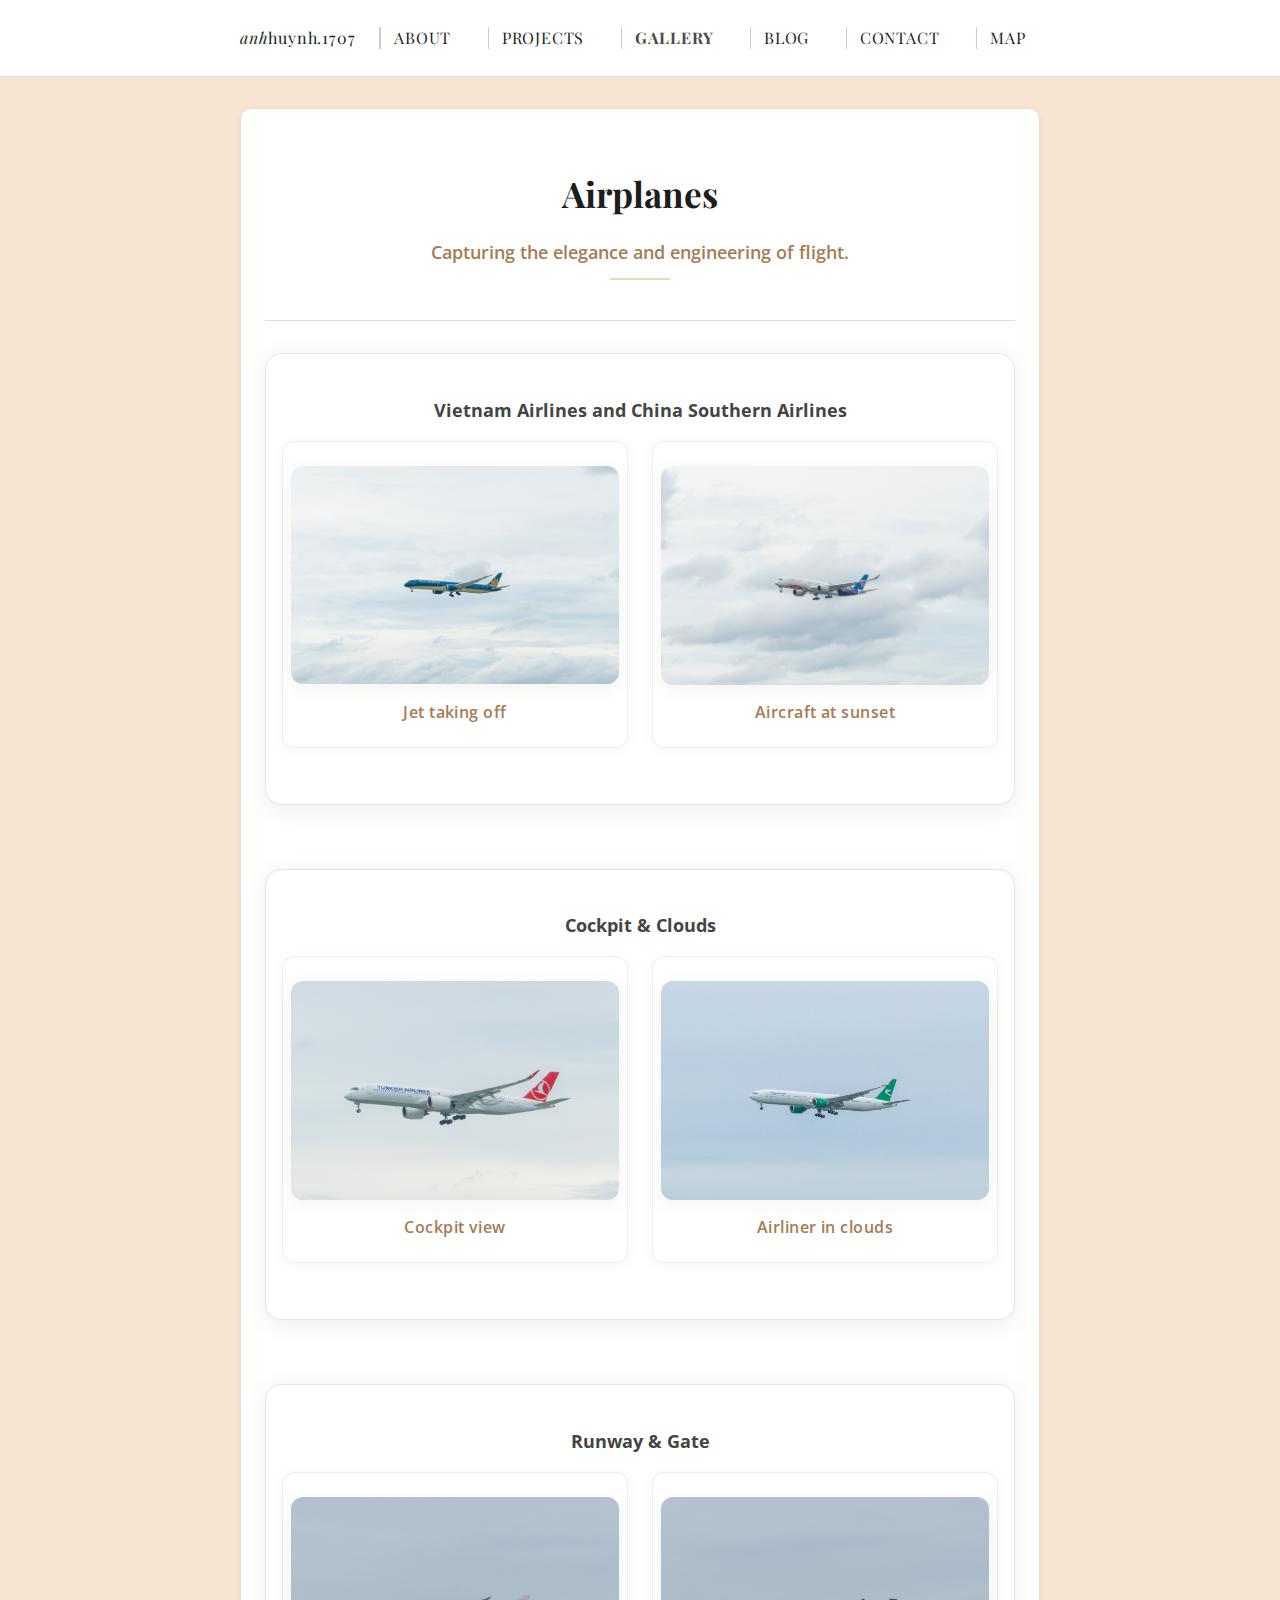
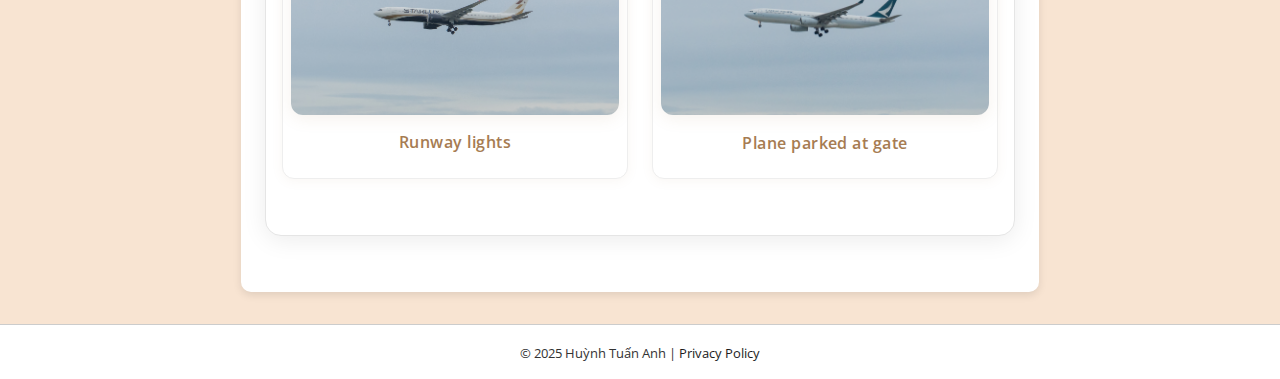
<file: airplanes.html>
<!DOCTYPE html>
<html lang="en">

<head>
  <meta charset="UTF-8">
  <meta name="viewport" content="width=device-width, initial-scale=1.0">
  <title>Airplanes | Gallery</title>
  <link rel="stylesheet" href="assets/css/style.css">
  <link rel="icon" type="image/png" href="assets/icons/favicon.png">
  <meta name="description" content="Airplane photography collection.">
  <link href="https://fonts.googleapis.com/css2?family=Playfair+Display:wght@500;700&family=Open+Sans:wght@400;600&display=swap" rel="stylesheet">
  <style>
    main header {
      text-align: center;
      margin-bottom: 2rem;
    }

    section[aria-label="Gallery"] {
      display: flex;
      flex-direction: column;
      align-items: center;
      gap: 2rem;
    }

    .gallery-row {
      width: 100%;
      display: flex;
      flex-direction: column;
      align-items: center;
    }

    .gallery-images {
      display: flex;
      justify-content: center;
      gap: 1.5rem;
      margin-bottom: 2rem;
    }

    .gallery-images figure {
      text-align: center;
      margin: 0;
      background: #fff;
      border-radius: 12px;
      box-shadow: 0 2px 12px rgba(166, 124, 82, 0.07);
      padding: 1.5rem 0.5rem;
      border: 1px solid #eee;
      transition: box-shadow 0.2s;
    }

    .gallery-images img {
      width: 350px;
      height: auto;
      border-radius: 12px;
      box-shadow: 0 4px 16px rgba(166, 124, 82, 0.10);
      transition: transform 0.2s, box-shadow 0.2s;
      background: #fff;
    }

    .gallery-images img:hover {
      transform: scale(1.04) rotate(-2deg);
      box-shadow: 0 8px 32px rgba(166, 124, 82, 0.18);
    }

    .gallery-images figcaption {
      margin-top: 0.7rem;
      font-size: 1rem;
      color: #a67c52;
      font-weight: 600;
      letter-spacing: 0.03em;
    }

    hr {
      border: none;
      border-top: 2px solid #e5c7a0;
      width: 60px;
      margin: 0 auto 2rem auto;
      opacity: 0.7;
    }

    .text-center {
      text-align: center;
    }

    @media (max-width: 900px) {
      .gallery-row {
        max-width: 100%;
        padding: 1rem 0.2rem;
      }

      .gallery-images {
        flex-direction: column;
        align-items: center;
        gap: 1.5rem;
      }

      .gallery-images img {
        width: 95vw;
        max-width: 350px;
      }
    }
  </style>
</head>

<body>
  <header>
    <nav aria-label="Main navigation">
      <p><a href="index.html"><em>anh</em>huynh.1707</a></p>
      <ul>
        <li><a href="about.html">ABOUT</a></li>
        <li><a href="projects.html">PROJECTS</a></li>
        <li><a href="gallery.html" class="active">GALLERY</a></li>
        <li><a href="blog.html">BLOG</a></li>
        <li><a href="contact.html">CONTACT</a></li>
        <li><a href="map.html">MAP</a></li>
      </ul>
    </nav>
  </header>

  <main>
    <header>
      <h2 class="text-center"
        style="font-size:2.2rem;font-family:'Playfair Display',serif;font-weight:700;margin-bottom:0.5rem;">Airplanes
      </h2>
      <p class="text-center"
        style="font-size:1.15rem;color:#a67c52;font-weight:600;margin-bottom:0.7rem;">
        Capturing the elegance and engineering of flight.
      </p>
      <hr>
    </header>

    <section aria-label="Gallery">
      <div class="gallery-row">
        <h3 class="text-center"
          style="font-size:1.15rem;color:#444;margin-bottom:1.2rem;">Vietnam Airlines and China Southern Airlines
        </h3>
        <div class="gallery-images">
          <figure>
            <img src="assets/img/airplanes/DSC01416.jpg" alt="Jet taking off">
            <figcaption>Jet taking off</figcaption>
          </figure>
          <figure>
            <img src="assets/img/airplanes/DSC01435.jpg" alt="Aircraft at sunset">
            <figcaption>Aircraft at sunset</figcaption>
          </figure>
        </div>
      </div>
      <div class="gallery-row">
        <h3 class="text-center" style="font-size:1.15rem;color:#444;margin-bottom:1.2rem;">Cockpit & Clouds
        </h3>
        <div class="gallery-images">
          <figure>
            <img src="assets/img/airplanes/DSC01495.jpg" alt="Airplane cockpit view">
            <figcaption>Cockpit view</figcaption>
          </figure>
          <figure>
            <img src="assets/img/airplanes/DSC01539.jpg" alt="Airliner in clouds">
            <figcaption>Airliner in clouds</figcaption>
          </figure>
        </div>
      </div>
      <div class="gallery-row">
        <h3 class="text-center" style="font-size:1.15rem;color:#444;margin-bottom:1.2rem;">Runway & Gate
        </h3>
        <div class="gallery-images">
          <figure>
            <img src="assets/img/airplanes/DSC01552.jpg" alt="Runway lights">
            <figcaption>Runway lights</figcaption>
          </figure>
          <figure>
            <img src="assets/img/airplanes/DSC01557.jpg" alt="Plane parked at gate">
            <figcaption>Plane parked at gate</figcaption>
          </figure>
        </div>
      </div>
    </section>
  </main>

  <footer>
    <small>© 2025 Huỳnh Tuấn Anh | <a href="../policy.html">Privacy Policy</a></small>
  </footer>
</body>

</html>
</file>
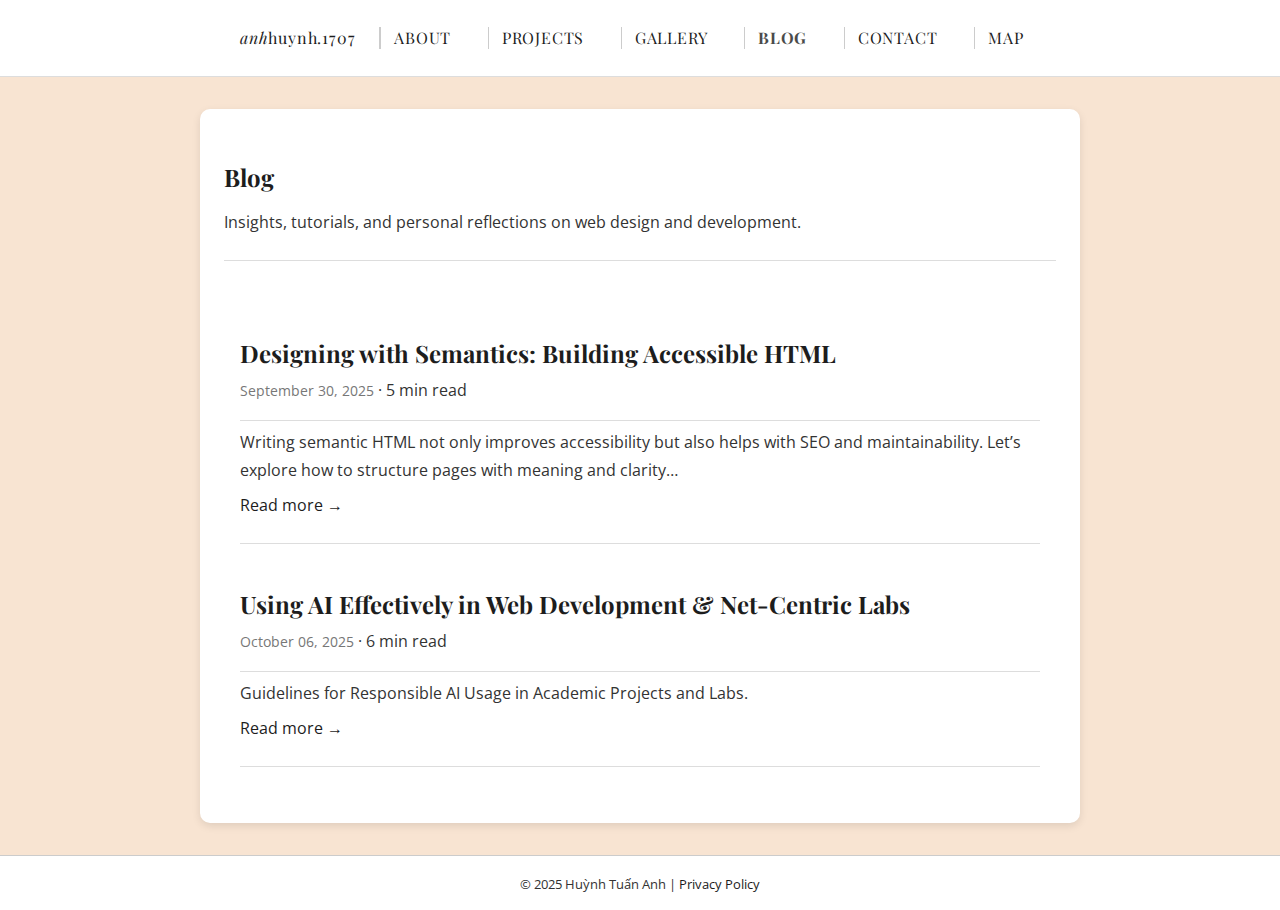
<file: blog.html>
<!DOCTYPE html>
<html lang="en">

<head>
    <meta charset="UTF-8">
    <meta name="viewport" content="width=device-width, initial-scale=1.0">
    <title>Blog | Huỳnh Tuấn Anh</title>
    <meta name="description" content="Read my latest thoughts, tutorials, and notes on web development and design.">
    <link rel="icon" type="image/png" href="assets/icons/favicon.png">
    <link
        href="https://fonts.googleapis.com/css2?family=Playfair+Display:wght@500;700&family=Open+Sans:wght@400;600&display=swap"
        rel="stylesheet">
    <link rel="stylesheet" href="assets/css/style.css">
</head>

<body>
    <header>
        <nav aria-label="Main navigation">
            <p class="brand"><a href="index.html"><em>anh</em>huynh.1707</a></p>
            <ul>
                <li><a href="about.html">ABOUT</a></li>
                <li><a href="projects.html">PROJECTS</a></li>
                <li><a href="gallery.html">GALLERY</a></li>
                <li><a href="blog.html" class="active">BLOG</a></li>
                <li><a href="contact.html">CONTACT</a></li>
                <li><a href="map.html">MAP</a></li>
            </ul>
        </nav>
    </header>

    <main>
        <header>
            <h2>Blog</h2>
            <p>Insights, tutorials, and personal reflections on web design and development.</p>
        </header>

        <section aria-label="Recent blog posts">
            <article>
                <header>
                    <h2><a href="post-1.html">Designing with Semantics: Building Accessible HTML</a></h2>
                    <p><time datetime="2025-09-30">September 30, 2025</time> · 5 min read</p>
                </header>
                <p>
                    Writing semantic HTML not only improves accessibility but also helps with SEO and maintainability.
                    Let’s explore how to structure pages with meaning and clarity…
                </p>
                <p><a href="post-1.html" aria-label="Read full post about designing with semantics">Read more →</a></p>
            </article>

            <article>
                <header>
                    <h2><a href="ai_usage_slides.html">Using AI Effectively in
                            Web Development & Net-Centric Labs</a></h2>
                    <p><time datetime="2025-10-06">October 06, 2025</time> · 6 min read</p>
                </header>
                <p>
                    Guidelines for Responsible AI Usage in Academic Projects and Labs.
                </p>
                <p><a href="#" aria-label="Read full post about CSS Grid and Flexbox">Read more →</a></p>
            </article>
        </section>
    </main>

    <footer>
        <small>© 2025 Huỳnh Tuấn Anh | <a href="policy.html">Privacy Policy</a></small>
    </footer>
</body>

</html>
</file>
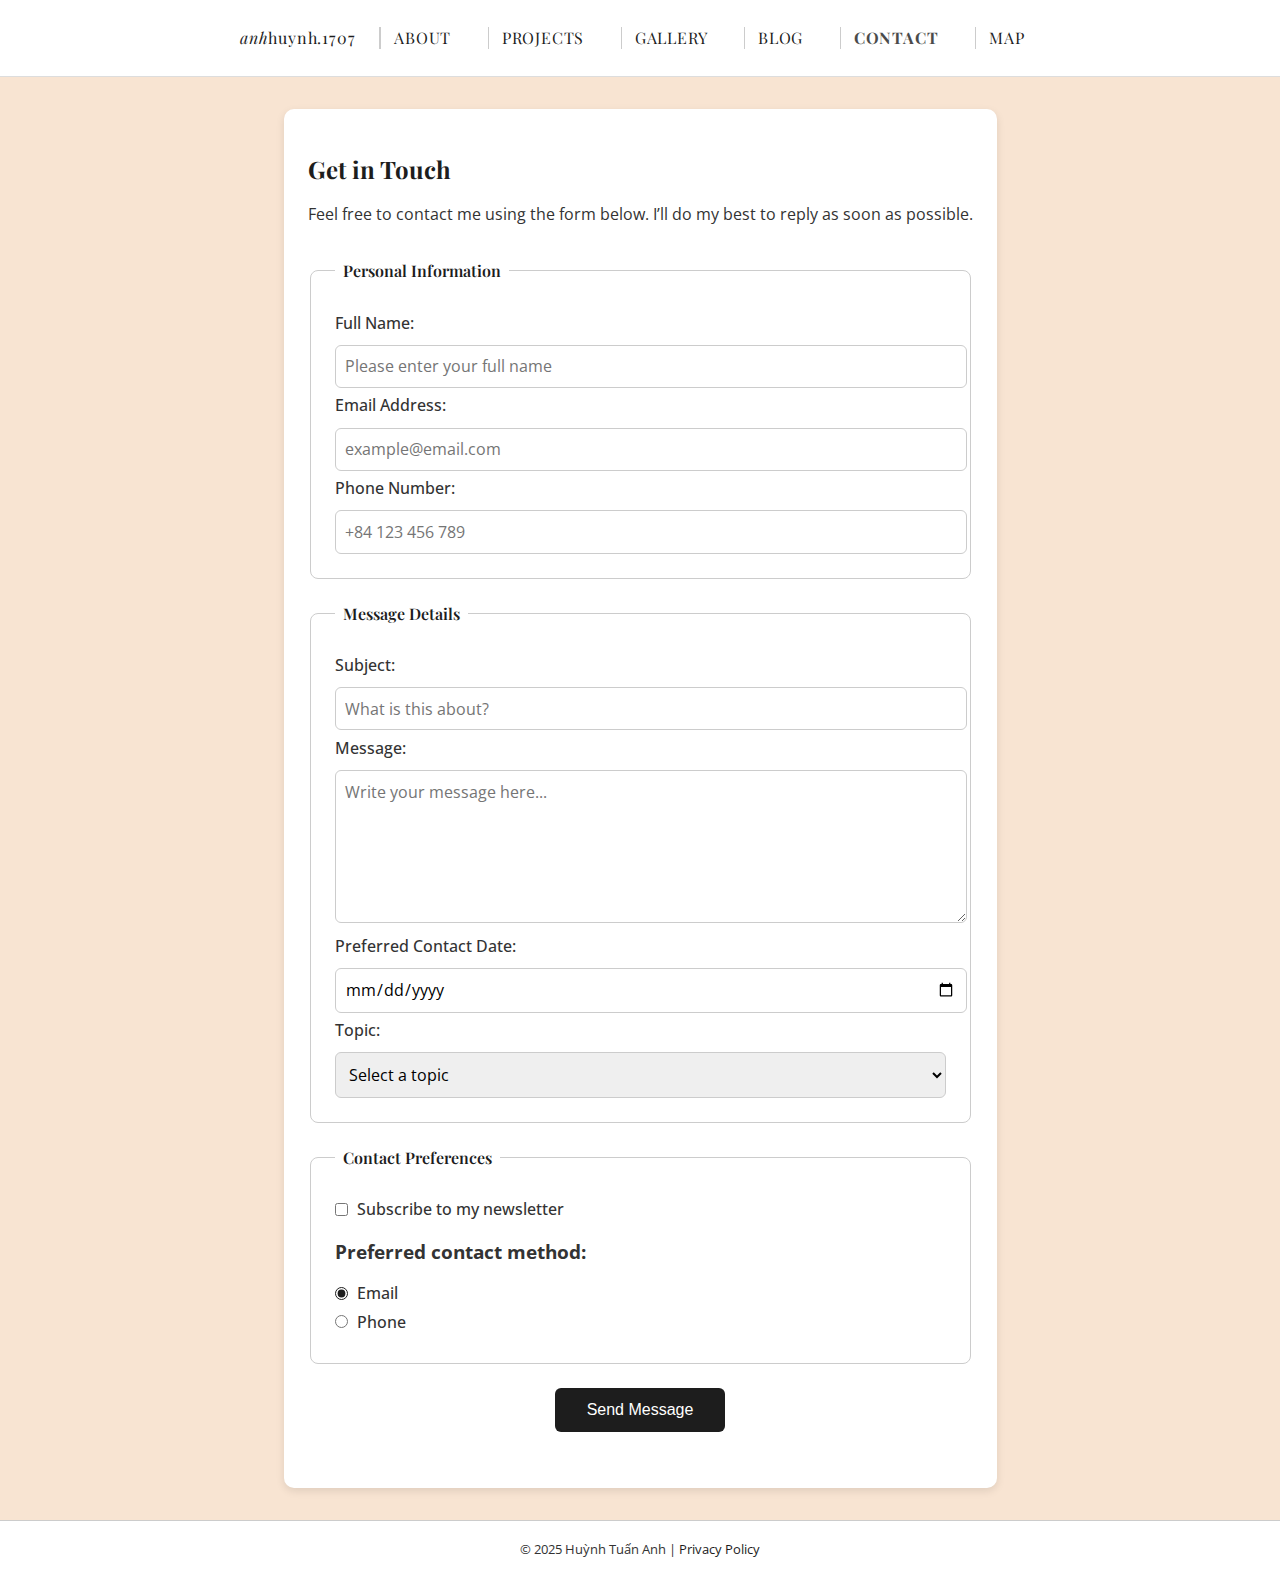
<file: contact.html>
<!DOCTYPE html>
<html lang="en">

<head>
    <meta charset="UTF-8">
    <meta name="viewport" content="width=device-width, initial-scale=1.0">
    <title>Contact | Huỳnh Tuấn Anh</title>
    <meta name="description" content="Get in touch with Huỳnh Tuấn Anh via the contact form.">
    <link rel="icon" type="image/png" href="assets/icons/favicon.png">
    <link
        href="https://fonts.googleapis.com/css2?family=Playfair+Display:wght@500;700&family=Open+Sans:wght@400;600&display=swap"
        rel="stylesheet">
    <link rel="stylesheet" href="assets/css/style.css">
</head>

<body>
    <header>
        <nav aria-label="Main navigation">
            <p class="brand"><a href="index.html"><em>anh</em>huynh.1707</a></p>
            <ul>
                <li><a href="about.html">ABOUT</a></li>
                <li><a href="projects.html">PROJECTS</a></li>
                <li><a href="gallery.html">GALLERY</a></li>
                <li><a href="blog.html">BLOG</a></li>
                <li><a href="contact.html" class="active">CONTACT</a></li>
                <li><a href="map.html">MAP</a></li>
            </ul>
        </nav>
    </header>

    <main>
        <section aria-labelledby="contact-title">
            <h2 id="contact-title">Get in Touch</h2>
            <p>
                Feel free to contact me using the form below. I’ll do my best to reply as soon as possible.
            </p>

            <form action="#" method="post" aria-label="Contact form">
                <fieldset>
                    <legend>Personal Information</legend>

                    <label for="name">Full Name:</label>
                    <input type="text" id="name" name="name" required placeholder="Please enter your full name">

                    <label for="email">Email Address:</label>
                    <input type="email" id="email" name="email" required placeholder="example@email.com">

                    <label for="phone">Phone Number:</label>
                    <input type="tel" id="phone" name="phone" placeholder="+84 123 456 789">
                </fieldset>

                <fieldset>
                    <legend>Message Details</legend>

                    <label for="subject">Subject:</label>
                    <input type="text" id="subject" name="subject" required placeholder="What is this about?">

                    <label for="message">Message:</label>
                    <textarea id="message" name="message" rows="6" required
                        placeholder="Write your message here..."></textarea>

                    <label for="date">Preferred Contact Date:</label>
                    <input type="date" id="date" name="date">

                    <label for="topic">Topic:</label>
                    <select id="topic" name="topic">
                        <option value="">Select a topic</option>
                        <option value="general">General Inquiry</option>
                        <option value="project">Project Collaboration</option>
                        <option value="feedback">Website Feedback</option>
                    </select>
                </fieldset>

                <fieldset>
                    <legend>Contact Preferences</legend>
                    <section>
                        <label>
                            <input type="checkbox" name="subscribe" value="yes">
                            Subscribe to my newsletter
                        </label>
                    </section>
                    <section aria-labelledby="contact-method-label">
                        <h3 id="contact-method-label">Preferred contact method:</h3>
                        <ul>
                            <li>
                                <label>
                                    <input type="radio" name="contact-method" value="email" checked>
                                    Email
                                </label>
                            </li>
                            <li>
                                <label>
                                    <input type="radio" name="contact-method" value="phone">
                                    Phone
                                </label>
                            </li>
                        </ul>
                    </section>
                </fieldset>
                <button type="submit">Send Message</button>
            </form>
        </section>
    </main>
    <footer>
        <small>© 2025 Huỳnh Tuấn Anh | <a href="policy.html">Privacy Policy</a></small>
    </footer>
</body>

</html>
</file>
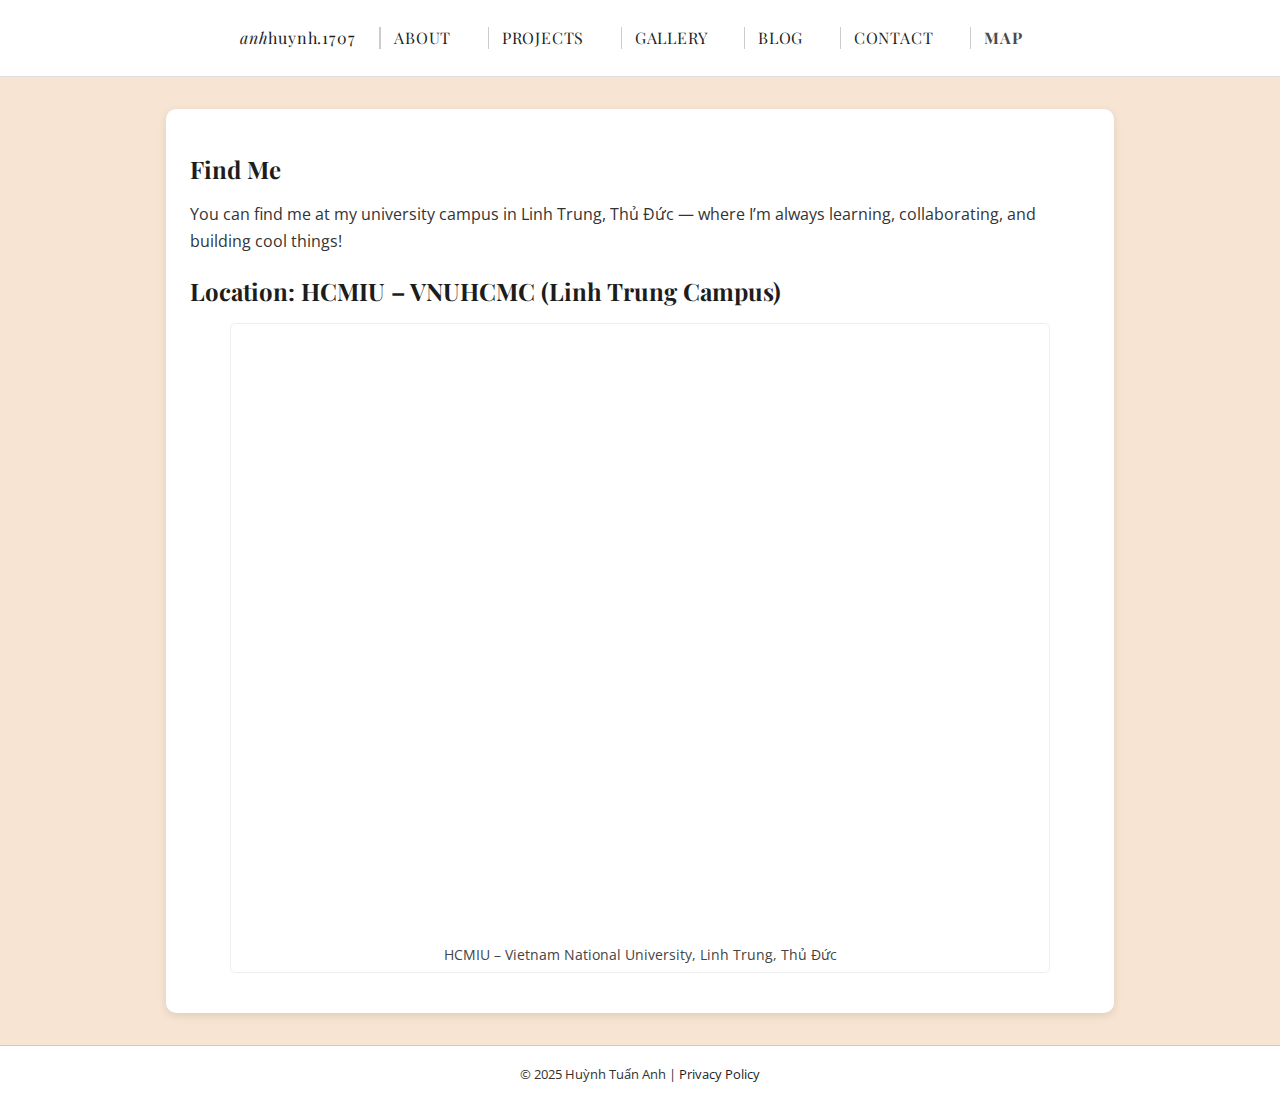
<file: map.html>
<!DOCTYPE html>
<html lang="en">

<head>
    <meta charset="UTF-8">
    <meta name="viewport" content="width=device-width, initial-scale=1.0">
    <title>Map | Huỳnh Tuấn Anh</title>
    <link rel="icon" type="image/png" href="assets/icons/favicon.png">
    <link
        href="https://fonts.googleapis.com/css2?family=Playfair+Display:wght@500;700&family=Open+Sans:wght@400;600&display=swap"
        rel="stylesheet">
    <link rel="stylesheet" href="assets/css/style.css">
</head>

<body>
    <header>
        <nav aria-label="Main navigation">
            <p><a href="index.html" class="brand"><em>anh</em>huynh.1707</a></p>
            <ul>
                <li><a href="about.html">ABOUT</a></li>
                <li><a href="projects.html">PROJECTS</a></li>
                <li><a href="gallery.html">GALLERY</a></li>
                <li><a href="blog.html">BLOG</a></li>
                <li><a href="contact.html">CONTACT</a></li>
                <li><a href="map.html" class="active">MAP</a></li>
            </ul>
        </nav>
    </header>

    <main>
        <section>
            <h2>Find Me</h2>
            <p>You can find me at my university campus in Linh Trung, Thủ Đức — where I’m always learning,
                collaborating, and building cool things!</p>
        </section>

        <section>
            <h2>Location: HCMIU – VNUHCMC (Linh Trung Campus)</h2>
            <figure>
                <iframe
                    src="https://www.google.com/maps/embed?pb=!1m18!1m12!1m3!1d3918.1317197881317!2d106.79904467540088!3d10.877584789277385!2m3!1f0!2f0!3f0!3m2!1i1024!2i768!4f13.1!3m3!1m2!1s0x3174d8a415a9d221%3A0x550c2b41569376f9!2zVHLGsOG7nW5nIMSQ4bqhaSBo4buNYyBRdeG7kWMgVOG6vyAtIMSQ4bqhaSBo4buNYyBRdeG7kWMgZ2lhIFRQLkhDTQ!5e0!3m2!1svi!2s!4v1760760682526!5m2!1svi!2s"
                    width="1000" height="600" style="border:0;width:100%;max-width:1000px;" allowfullscreen="" loading="lazy"
                    referrerpolicy="no-referrer-when-downgrade" title="Google Map - HCMIU Linh Trung">
                </iframe>
                <figcaption>HCMIU – Vietnam National University, Linh Trung, Thủ Đức</figcaption>
            </figure>
        </section>
    </main>

    <footer>
        <small>© 2025 Huỳnh Tuấn Anh | <a href="policy.html">Privacy Policy</a></small>
    </footer>
</body>

</html>
</file>
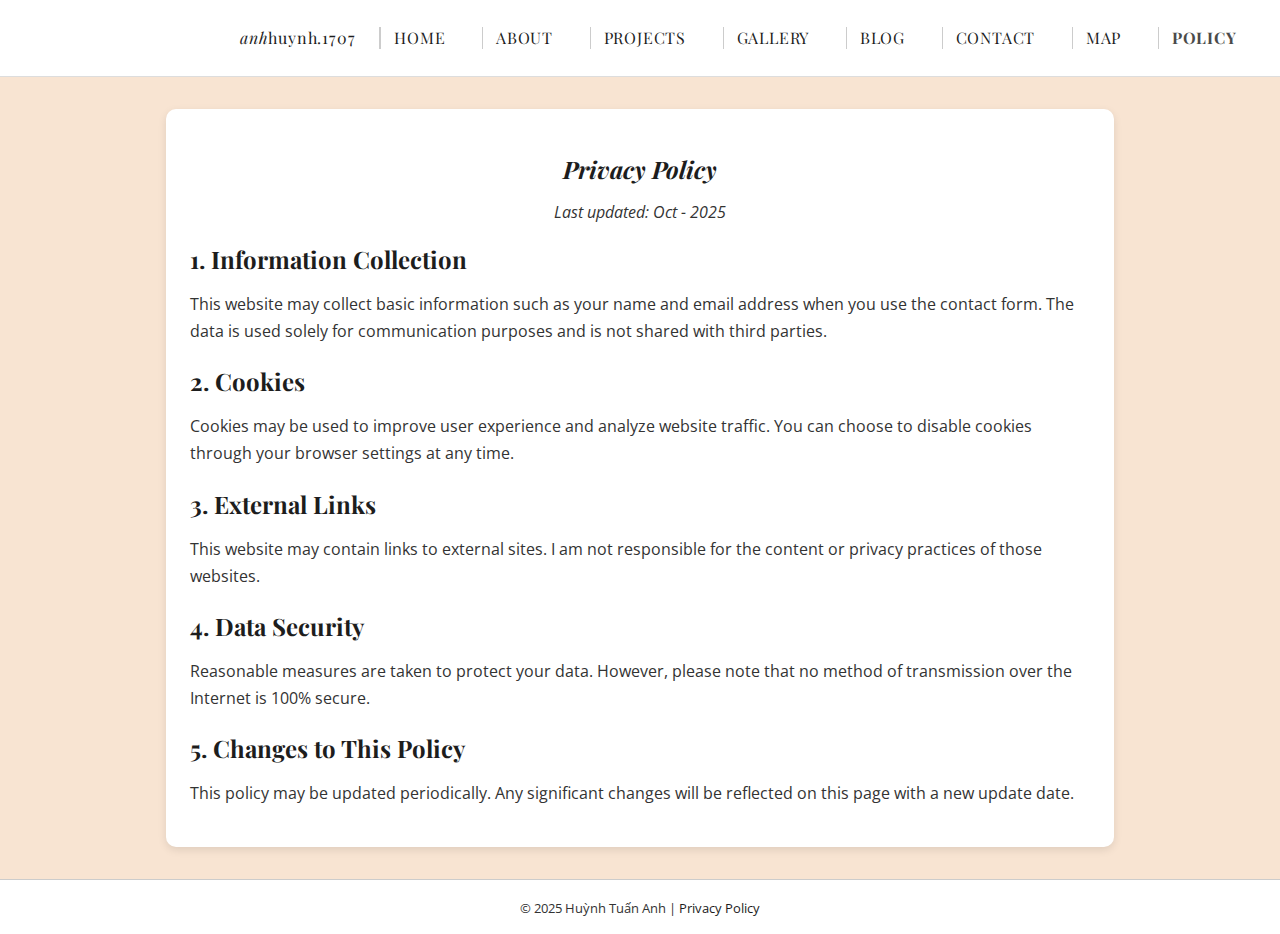
<file: policy.html>
<!DOCTYPE html>
<html lang="en">

<head>
    <meta charset="UTF-8" />
    <meta name="viewport" content="width=device-width, initial-scale=1.0" />
    <title>Privacy Policy | Huỳnh Tuấn Anh</title>
    <link rel="icon" type="image/png" href="assets/icons/favicon.png">
    <link rel="stylesheet" href="assets/css/style.css" />
    <link
        href="https://fonts.googleapis.com/css2?family=Playfair+Display:wght@500;700&family=Open+Sans:wght@400;600&display=swap"
        rel="stylesheet">
</head>

<body>
    <header>
        <nav aria-label="Main navigation">
            <p><a href="index.html"><em>anh</em>huynh.1707</a></p>
            <ul>
                <li><a href="index.html">HOME</a></li>
                <li><a href="about.html">ABOUT</a></li>
                <li><a href="projects.html">PROJECTS</a></li>
                <li><a href="gallery.html">GALLERY</a></li>
                <li><a href="blog.html">BLOG</a></li>
                <li><a href="contact.html">CONTACT</a></li>
                <li><a href="map.html">MAP</a></li>
                <li><a href="policy.html" class="active">POLICY</a></li>
            </ul>
        </nav>
    </header>

    <main>
        <section aria-label="Privacy Policy ">
            <h2>
                <center><em>Privacy Policy </em> </center>
            </h2>
            <p>
                <center><em>Last updated: Oct - 2025</em>
            </p>
            </center>
            <h2>1. Information Collection</h2>
            <p>
                This website may collect basic information such as your name and email address when you use the contact
                form.
                The data is used solely for communication purposes and is not shared with third parties.
            </p>

            <h2>2. Cookies</h2>
            <p>
                Cookies may be used to improve user experience and analyze website traffic. You can choose to disable
                cookies
                through your browser settings at any time.
            </p>

            <h2>3. External Links</h2>
            <p>
                This website may contain links to external sites. I am not responsible for the content or privacy
                practices of
                those websites.
            </p>

            <h2>4. Data Security</h2>
            <p>
                Reasonable measures are taken to protect your data. However, please note that no method of transmission
                over the
                Internet is 100% secure.
            </p>

            <h2>5. Changes to This Policy</h2>
            <p>
                This policy may be updated periodically. Any significant changes will be reflected on this page with a
                new
                update date.
            </p>
        </section>
    </main>

    <footer>
        <small>© 2025 Huỳnh Tuấn Anh | <a href="policy.html">Privacy Policy</a></small>
    </footer>
</body>

</html>
</file>
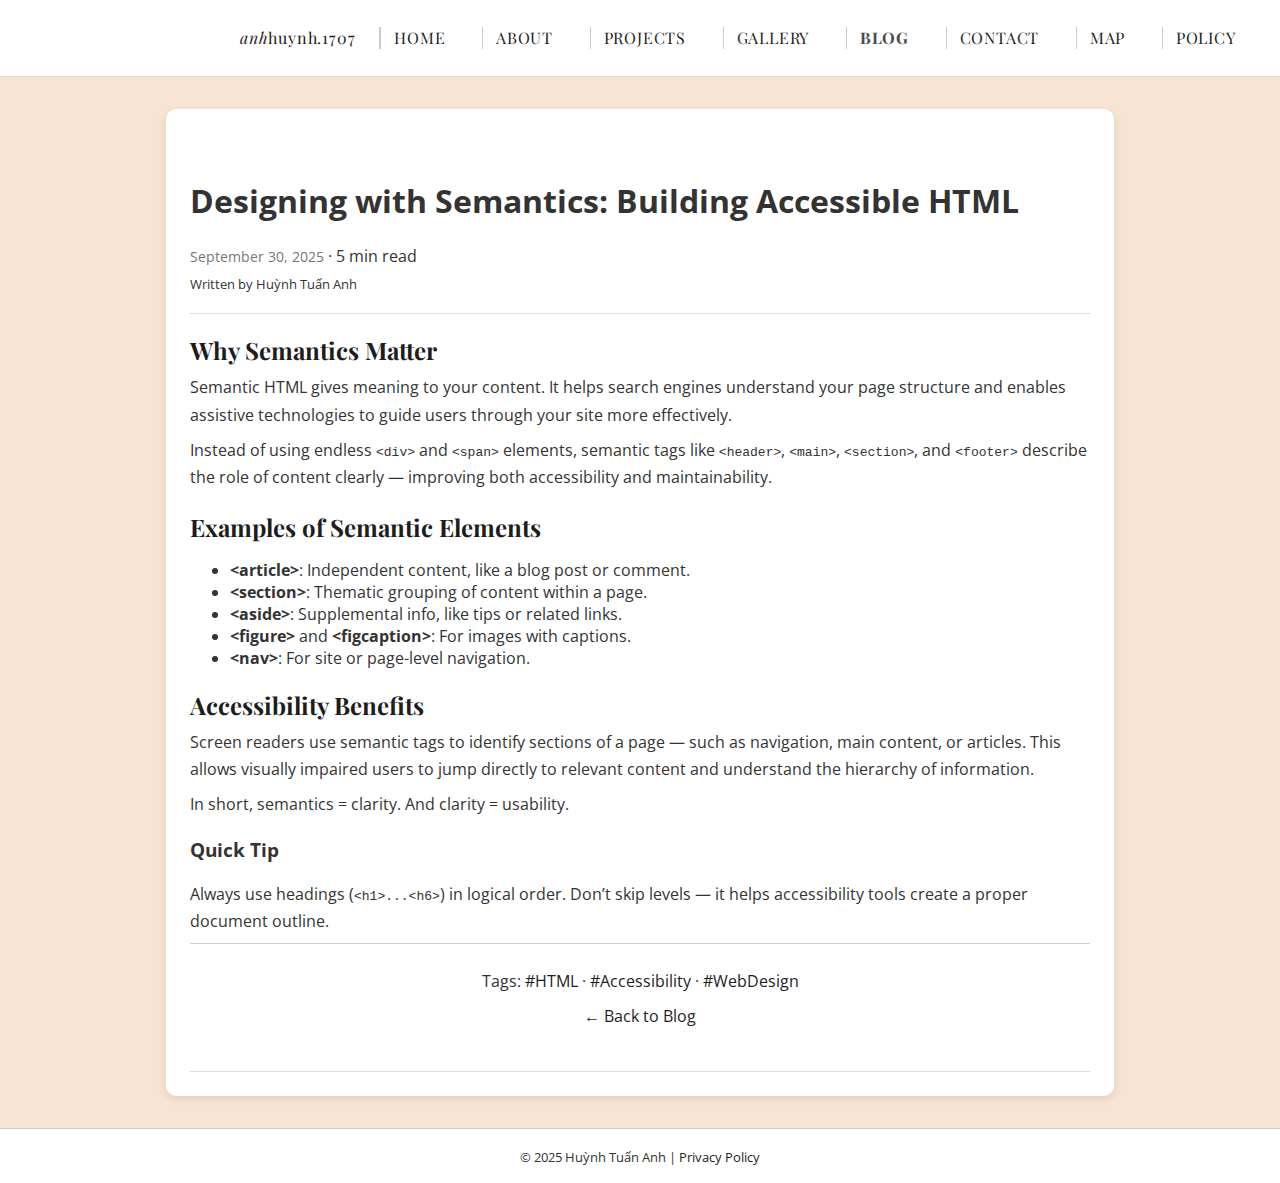
<file: post-1.html>
<!DOCTYPE html>
<html lang="en">

<head>
    <meta charset="UTF-8">
    <meta name="viewport" content="width=device-width, initial-scale=1.0">
    <title>Designing with Semantics | Huỳnh Tuấn Anh</title>
    <meta name="description" content="A guide on writing semantic, accessible HTML for modern web development.">
    <link rel="icon" type="image/png" href="assets/images/favicon.png">
    <link
        href="https://fonts.googleapis.com/css2?family=Playfair+Display:wght@500;700&family=Open+Sans:wght@400;600&display=swap"
        rel="stylesheet">

    <!-- Main CSS -->
    <link rel="stylesheet" href="assets/css/style.css">
</head>

<body>
    <header>
        <nav aria-label="Main navigation">
            <p class="brand"><a href="index.html"><em>anh</em>huynh.1707</a></p>
            <ul>
                <li><a href="index.html">HOME</a></li>
                <li><a href="about.html">ABOUT</a></li>
                <li><a href="projects.html">PROJECTS</a></li>
                <li><a href="gallery.html">GALLERY</a></li>
                <li><a href="blog.html" class="active">BLOG</a></li>
                <li><a href="contact.html">CONTACT</a></li>
                <li><a href="map.html">MAP</a></li>
                <li><a href="policy.html">POLICY</a></li>
            </ul>
        </nav>
    </header>

    <main>
        <article>
            <header>
                <h1>Designing with Semantics: Building Accessible HTML</h1>
                <p>
                    <time datetime="2025-09-30">September 30, 2025</time> · 5 min read
                    <br><small>Written by Huỳnh Tuấn Anh</small>
                </p>
            </header>

            <section>
                <h2>Why Semantics Matter</h2>
                <p>
                    Semantic HTML gives meaning to your content. It helps search engines understand your page structure
                    and enables assistive technologies to guide users through your site more effectively.
                </p>
                <p>
                    Instead of using endless <code>&lt;div&gt;</code> and <code>&lt;span&gt;</code> elements, semantic
                    tags like
                    <code>&lt;header&gt;</code>, <code>&lt;main&gt;</code>, <code>&lt;section&gt;</code>, and
                    <code>&lt;footer&gt;</code>
                    describe the role of content clearly — improving both accessibility and maintainability.
                </p>
            </section>

            <section>
                <h2>Examples of Semantic Elements</h2>
                <ul>
                    <li><strong>&lt;article&gt;</strong>: Independent content, like a blog post or comment.</li>
                    <li><strong>&lt;section&gt;</strong>: Thematic grouping of content within a page.</li>
                    <li><strong>&lt;aside&gt;</strong>: Supplemental info, like tips or related links.</li>
                    <li><strong>&lt;figure&gt;</strong> and <strong>&lt;figcaption&gt;</strong>: For images with
                        captions.</li>
                    <li><strong>&lt;nav&gt;</strong>: For site or page-level navigation.</li>
                </ul>
            </section>
            <section>
                <h2>Accessibility Benefits</h2>
                <p>
                    Screen readers use semantic tags to identify sections of a page — such as navigation, main content,
                    or articles.
                    This allows visually impaired users to jump directly to relevant content and understand the
                    hierarchy of information.
                </p>
                <p>
                    In short, semantics = clarity. And clarity = usability.
                </p>
            </section>

            <aside>
                <h3>Quick Tip</h3>
                <p>
                    Always use headings (<code>&lt;h1&gt;...&lt;h6&gt;</code>) in logical order. Don’t skip levels — it
                    helps accessibility tools create a proper document outline.
                </p>
            </aside>

            <footer>
                <p>Tags: <a href="#">#HTML</a> · <a href="#">#Accessibility</a> · <a href="#">#WebDesign</a></p>
                <p><a href="blog.html">← Back to Blog</a></p>
            </footer>
        </article>
    </main>

    <footer>
        <small>© 2025 Huỳnh Tuấn Anh | <a href="policy.html">Privacy Policy</a></small>
    </footer>
</body>

</html>
</file>
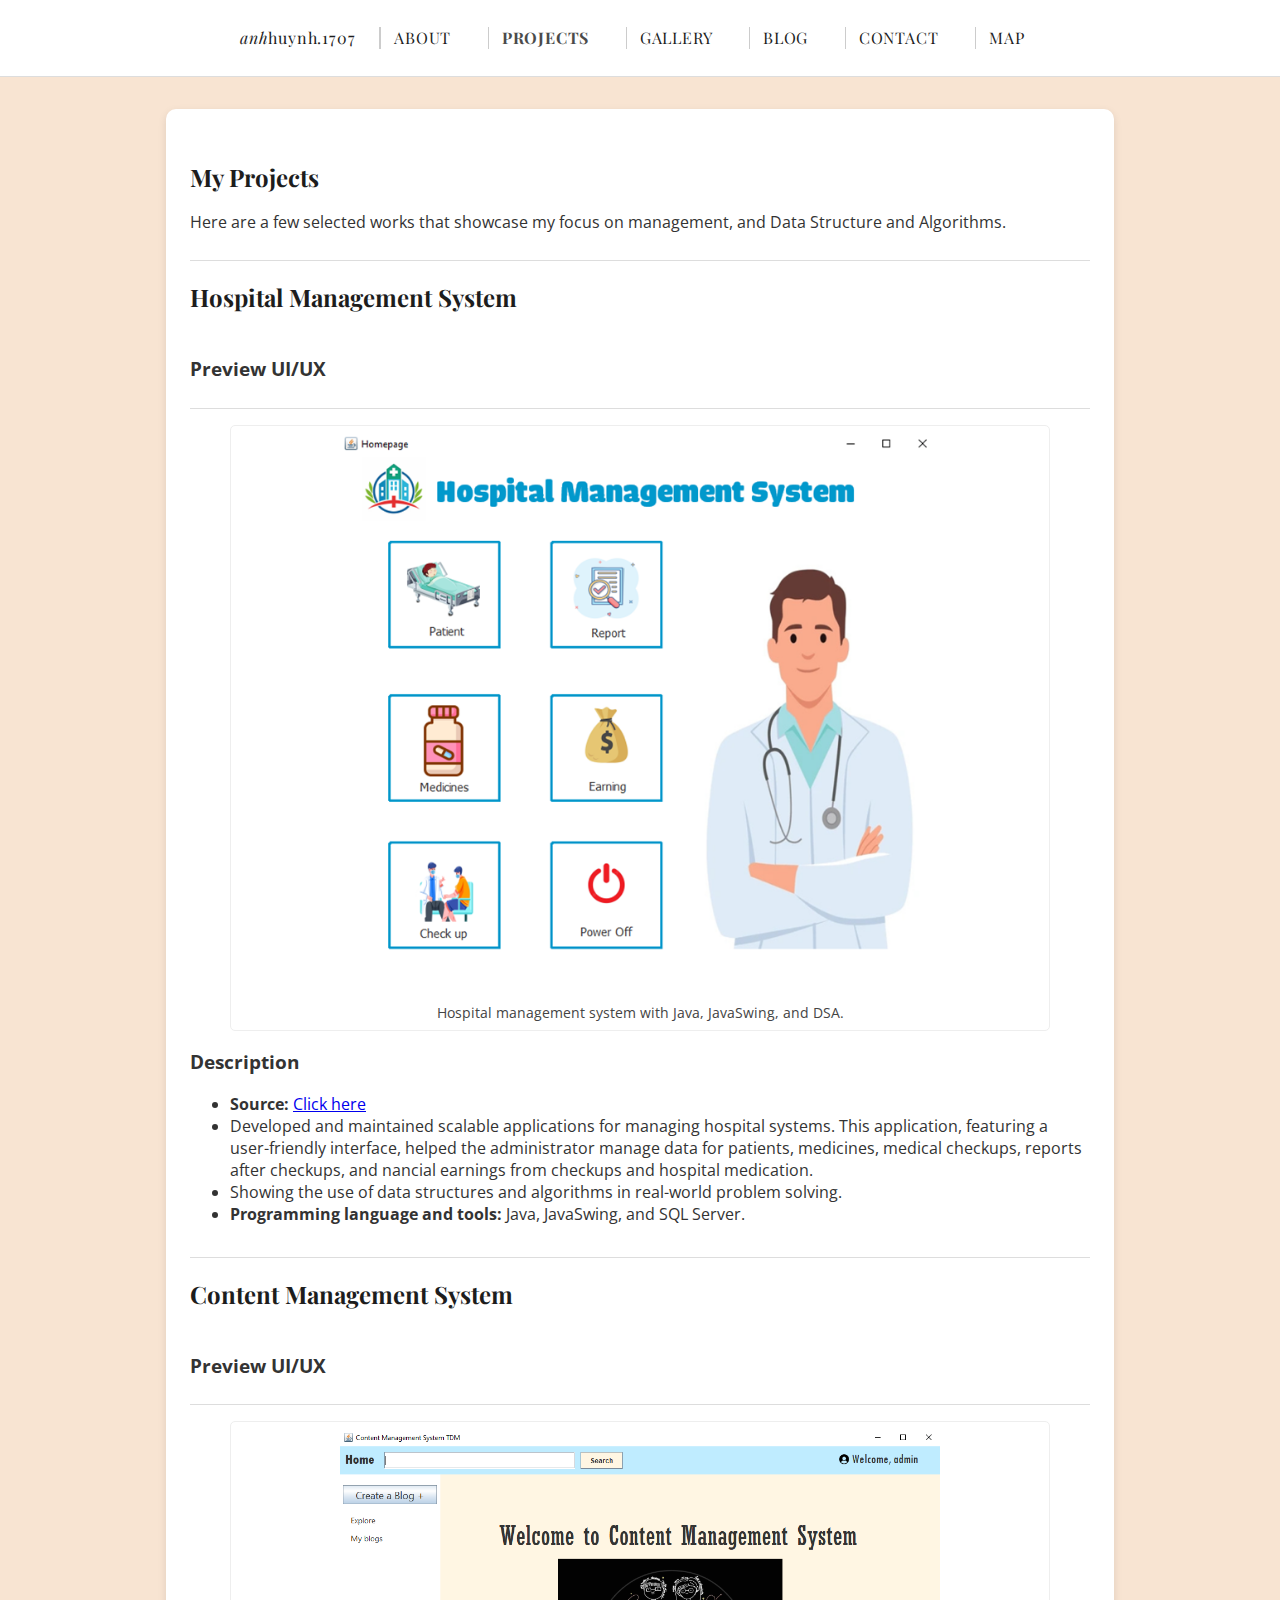
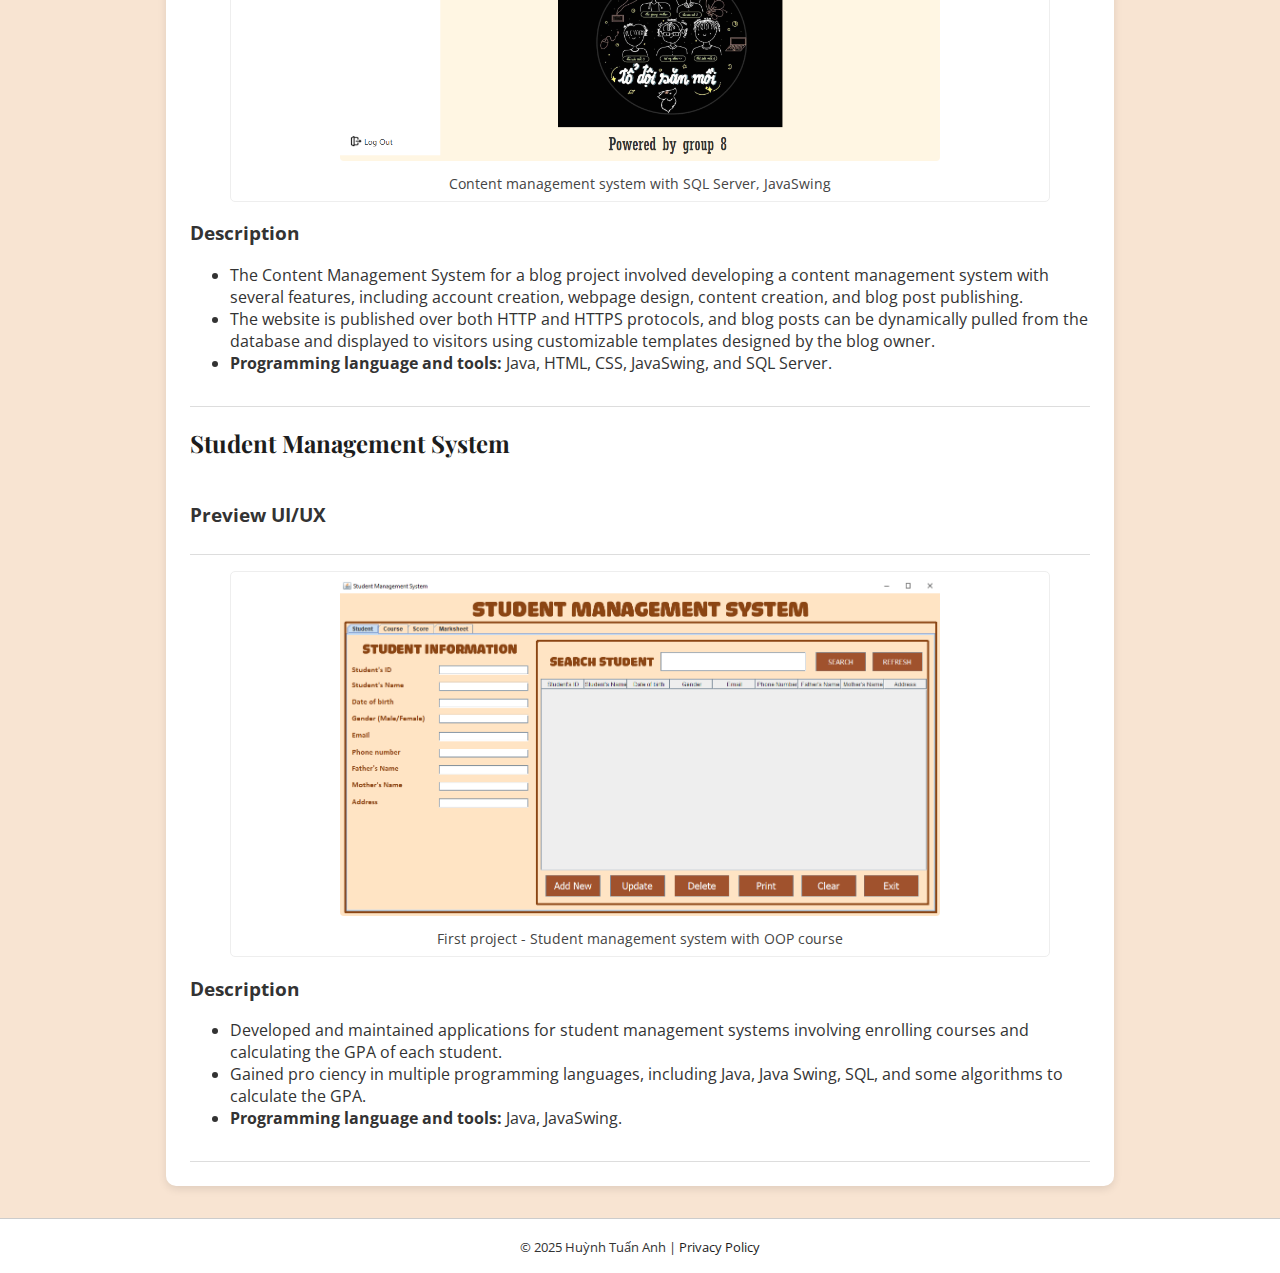
<file: projects.html>
<!DOCTYPE html>
<html lang="en">

<head>
    <meta charset="UTF-8">
    <meta name="viewport" content="width=device-width, initial-scale=1.0">
    <meta name="description" content="Projects by Huỳnh Tuấn Anh — clean, responsive, and accessible web designs.">
    <title>Projects | Huỳnh Tuấn Anh</title>
    <link rel="icon" href="assets/icons/favicon.png" type="image/x-icon">
    <link rel="stylesheet" href="assets/css/style.css">
    <link
        href="https://fonts.googleapis.com/css2?family=Playfair+Display:wght@500;700&family=Open+Sans:wght@400;600&display=swap"
        rel="stylesheet">
</head>

<body>
    <header>
        <nav aria-label="Main navigation">
            <p><a href="index.html"><em>anh</em>huynh.1707</a></p>
            <ul>
                <li><a href="about.html">ABOUT</a></li>
                <li><a href="projects.html" class="active">PROJECTS</a></li>
                <li><a href="gallery.html">GALLERY</a></li>
                <li><a href="blog.html">BLOG</a></li>
                <li><a href="contact.html">CONTACT</a></li>
                <li><a href="map.html">MAP</a></li>
            </ul>
        </nav>
    </header>

    <main>
        <header>
            <h2>My Projects</h2>
            <p>Here are a few selected works that showcase my focus on management, and Data Structure and Algorithms.
            </p>
        </header>

        <section>
            <h2>Hospital Management System</h2>
            <article>
                <header>
                    <h3>Preview UI/UX</h3>
                </header>
                <figure>
                    <img src="assets/img/project1.png" alt="Hospital management system" width="600">
                    <figcaption>Hospital management system with Java, JavaSwing, and DSA.</figcaption>
                </figure>
                <section>
                    <h3>Description</h3>
                    <ul>
                        <li><b>Source: </b><a href="https://github.com/coding12374/HMS" target="_blank">Click here</a>
                        </li>
                        <li>Developed and maintained scalable applications for managing hospital
                            systems. This application, featuring a user-friendly interface, helped the
                            administrator manage data for patients, medicines, medical checkups,
                            reports after checkups, and nancial earnings from checkups and hospital
                            medication.</li>
                        <li>Showing the use of data structures and algorithms in real-world problem
                            solving.</li>
                        <li><b>Programming language and tools:</b> Java, JavaSwing, and SQL Server.</li>
                    </ul>
                </section>
            </article>
        </section>

        <section>
            <h2>Content Management System</h2>
            <article>
                <header>
                    <h3>Preview UI/UX</h3>
                </header>
                <figure>
                    <img src="assets/img/project2.png" alt="Content management system" width="600">
                    <figcaption>Content management system with SQL Server, JavaSwing</figcaption>
                </figure>
                <section>
                    <h3>Description</h3>
                    <ul>
                        <li> The Content Management System for a blog project involved developing a
                            content management system with several features, including account
                            creation, webpage design, content creation, and blog post publishing.</li>
                        <li> The website is published over both HTTP and HTTPS protocols, and blog
                            posts can be dynamically pulled from the database and displayed to visitors
                            using customizable templates designed by the blog owner.</li>
                        <li><b>Programming language and tools:</b> Java, HTML, CSS, JavaSwing, and SQL Server.</li>
                    </ul>
                </section>
            </article>
        </section>

        <section>
            <h2>Student Management System</h2>
            <article>
                <header>
                    <h3>Preview UI/UX</h3>
                </header>
                <figure>
                    <img src="assets/img/project3.png" alt="Student management system" width="600">
                    <figcaption>First project - Student management system with OOP course</figcaption>
                </figure>
                <section>
                    <h3>Description</h3>
                    <ul>
                        <li> Developed and maintained applications for student management systems
                            involving enrolling courses and calculating the GPA of each student.</li>
                        <li> Gained pro ciency in multiple programming languages, including Java,
                            Java Swing, SQL, and some algorithms to calculate the GPA.</li>
                        <li><b>Programming language and tools:</b> Java, JavaSwing.</li>
                    </ul>
                </section>
            </article>
        </section>
    </main>

    <footer>
        <small>© 2025 Huỳnh Tuấn Anh | <a href="policy.html">Privacy Policy</a></small>
    </footer>
</body>

</html>
</file>
<file: assets/css/style.css>
/* =========================
   Variables & Base Styles
   ========================= */
:root {
    --bg: #f8e4d2;
    --accent: #1d1d1d;
    --text: #333;
    --light: #fff;
    --font-serif: "Playfair Display", serif;
    --font-sans: "Open Sans", sans-serif;
    --border-radius: 10px;
    --box-shadow: 0 3px 8px rgba(0, 0, 0, 0.1);
    --transition: 0.2s ease;
}

html,
body {
    height: 100%;
    margin: 0;
    font-family: var(--font-sans);
    color: var(--text);
    background-color: var(--bg);
    display: flex;
    flex-direction: column;
}

/* =========================
   Utility Classes
   ========================= */
.m-0 {
    margin: 0 !important;
}

.mt-1 {
    margin-top: 1rem !important;
}

.mt-2 {
    margin-top: 2rem !important;
}

.mb-1 {
    margin-bottom: 1rem !important;
}

.mb-2 {
    margin-bottom: 2rem !important;
}

.p-1 {
    padding: 1rem !important;
}

.p-2 {
    padding: 2rem !important;
}

.text-center {
    text-align: center !important;
}

.text-justify {
    text-align: justify !important;
}

.flex {
    display: flex !important;
}

.flex-col {
    flex-direction: column !important;
}

.flex-row {
    flex-direction: row !important;
}

.gap-1 {
    gap: 1rem !important;
}

.gap-2 {
    gap: 2rem !important;
}

/* =========================
   Header & Navigation
   ========================= */
header {
    background-color: var(--light);
    border-bottom: 1px solid #ddd;
    padding: 0.5rem 0;
}

nav {
    display: flex;
    justify-content: space-between;
    align-items: center;
    max-width: 800px;
    margin: auto;
    padding: 0 1rem;
}

nav ul {
    list-style: none;
    display: flex;
    align-items: center;
    padding: 0;
    border-left: 1px solid #ccc;
}

nav li {
    padding: 0 0.8rem;
    border-left: 1px solid #ccc;
}

nav a {
    text-decoration: none;
    color: var(--accent);
    font-family: var(--font-serif);
    letter-spacing: 0.05rem;
    transition: opacity var(--transition);
    margin-right: 1.5rem;
}

nav a.active {
    font-weight: bold;
    opacity: 0.8;
}

/* =========================
   Main Content
   ========================= */
main {
    flex: 1;
    max-width: 900px;
    margin: 2rem auto;
    padding: 1.5rem;
    background-color: var(--light);
    border-radius: var(--border-radius);
    box-shadow: var(--box-shadow);
}

/* =========================
   Typography
   ========================= */
h2 {
    font-family: var(--font-serif);
    color: var(--accent);
    margin-bottom: 0;
}

p {
    color: var(--text);
    line-height: 1.7;
}

.intro h2 {
    font-size: 1.8rem;
    margin-bottom: 1rem;
}

.intro p {
    text-align: justify;
    margin-bottom: 1rem;
}

/* =========================
   Intro Section
   ========================= */
.intro {
    display: flex;
    align-items: flex-start;
    justify-content: center;
    gap: 2rem;
    max-width: 1100px;
    margin: 2rem auto;
    padding: 0.5rem;
    flex-wrap: wrap;
}

.intro-top {
    display: flex;
    align-items: flex-start;
    gap: 2rem;
    margin-bottom: 1.5rem;
}

.intro-top h2 {
    flex: 1;
    margin-bottom: 0;
}

.intro-top .profile {
    flex: 0 0 300px;
    margin: 0;
}

.profile {
    flex: 0 0 300px;
    justify-content: center;
}

.avatar {
    width: 100%;
    border-radius: var(--border-radius);
    object-fit: cover;
    box-shadow: 0 4px 10px rgba(0, 0, 0, 0.15);
}

.intro article {
    flex: 1;
    display: flex;
    flex-direction: column;
    justify-content: space-between;
    line-height: 1.8;
}

/* =========================
   Social Links
   ========================= */
.social-links {
    width: 100%;
    display: flex;
    justify-content: center;
    gap: 1.5rem;
    margin-top: 1.5rem;
    list-style: none;
}

.social-links a img {
    width: 38px;
    height: 38px;
}

/* =========================
   Footer
   ========================= */
footer {
    background-color: var(--light);
    text-align: center;
    padding: 1rem 0;
    border-top: 1px solid #ccc;
    margin-top: auto;
}

footer a {
    color: var(--accent);
    text-decoration: none;
    transition: text-decoration var(--transition);
}

footer a:hover {
    text-decoration: underline;
}

/* =========================
   Gallery & Figures
   ========================= */
main>section[aria-label="Image Gallery"] {
    display: flex;
    flex-wrap: wrap;
    justify-content: center;
    gap: 0.5rem;
    max-width: 1000px;
    margin: 2rem auto;
    padding: 0 1rem;
}

section[aria-label="Image Gallery"] {
    display: flex;
    flex-direction: column;
    align-items: center;
    gap: 2rem;
}

figure {
    text-align: center;
    border: 1px solid #eee;
    border-radius: 5px;
    padding: 0.5rem;
    background-color: #fff;
    transition: transform 0.3s ease, box-shadow 0.3s ease;
}

figure img {
    max-width: 100%;
    height: auto;
    border-radius: 4px;
}

figcaption {
    margin-top: 0.5rem;
    font-size: 0.9rem;
    color: #444;
}

figcaption a {
    text-decoration: none;
    color: #333;
    font-weight: 600;
    transition: text-decoration var(--transition);
}

figcaption a:hover {
    text-decoration: underline;
}

/* =========================
   Blog Section
   ========================= */
main>section[aria-label="Recent blog posts"] {
    max-width: 800px;
    margin: 2rem auto;
    padding: 0 1rem;
}

article {
    border-bottom: 1px solid #ddd;
    padding: 1rem 0;
}

article h2 a {
    font-family: var(--font-serif);
    color: var(--accent);
    text-decoration: none;
    transition: text-decoration var(--transition);
}

article h2 a:hover {
    text-decoration: underline;
}

article p {
    margin: 0.5rem 0;
}

article time {
    font-size: 0.9rem;
    color: #777;
}

article a[aria-label] {
    color: var(--accent);
    text-decoration: none;
    transition: text-decoration var(--transition);
}

article a[aria-label]:hover {
    text-decoration: underline;
}

/* =========================
   Forms
   ========================= */
form {
    max-width: 700px;
    margin: 2rem auto;
    display: block;
    font-family: var(--font-sans);
}

fieldset {
    border: 1px solid #ccc;
    border-radius: 8px;
    padding: 1.5rem;
    margin-bottom: 1.5rem;
}

legend {
    font-family: var(--font-serif);
    font-weight: 600;
    color: var(--accent);
    padding: 0 0.5rem;
}

label {
    display: block;
    margin-top: 1rem;
    font-weight: 500;
}

input,
textarea,
select {
    width: 100%;
    padding: 0.6rem;
    margin-top: 0.3rem;
    border: 1px solid #ccc;
    border-radius: 6px;
    font-size: 1rem;
    font-family: inherit;
}

input:focus,
textarea:focus,
select:focus {
    outline: none;
    border-color: var(--accent);
    box-shadow: 0 0 0 2px rgba(0, 0, 0, 0.05);
}

button {
    display: block;
    margin: 1rem auto 0;
    padding: 0.8rem 2rem;
    border: none;
    border-radius: 6px;
    background-color: var(--accent);
    color: #fff;
    font-size: 1rem;
    cursor: pointer;
    transition: background var(--transition);
}

button:hover {
    background-color: #333;
}

fieldset label {
    display: flex;
    align-items: center;
    gap: 0.6rem;
    font-weight: 500;
    margin: 0.4rem 0;
}

fieldset input[type="checkbox"],
fieldset input[type="radio"] {
    width: auto;
    margin: 0;
    accent-color: var(--accent);
}

fieldset ul {
    list-style: none;
    margin: 0;
    padding: 0;
}

/* =========================
   Gallery Styles
   ========================= */
.gallery-row {
    background: #fff;
    border-radius: 16px;
    box-shadow: 0 4px 24px rgba(0,0,0,0.08);
    border: 1.5px solid #e5e5e5;
    padding: 1.5rem 1rem;
    margin-bottom: 2rem;
    width: 100%;
    max-width: 750px;
    margin-left: auto;
    margin-right: auto;
    box-sizing: border-box;
}

.gallery-row h3 {
    margin-bottom: 1.2rem;
}

.gallery-images {
    display: flex;
    justify-content: center;
    gap: 2.5rem;
}

.gallery-images figure {
    text-align: center;
    margin: 0;
    background: #fff;
    border-radius: 12px;
    box-shadow: 0 2px 12px rgba(166,124,82,0.07);
    padding: 1.5rem 0.5rem;
    border: 1px solid #eee;
    transition: box-shadow 0.2s;
}

.gallery-images img {
    width: 350px;
    height: auto;
    border-radius: 12px;
    box-shadow: 0 4px 16px rgba(166,124,82,0.10);
    transition: transform 0.2s, box-shadow 0.2s;
    background: #fff;
}

.gallery-images img:hover {
    transform: scale(1.04) rotate(-2deg);
    box-shadow: 0 8px 32px rgba(166,124,82,0.18);
}

.gallery-images figcaption {
    margin-top: 0.7rem;
    font-size: 1rem;
    color: #a67c52;
    font-weight: 600;
    letter-spacing: 0.03em;
}

@media (max-width: 900px) {
    .gallery-row {
        max-width: 100%;
        padding: 1rem 0.2rem;
    }

    .gallery-images {
        flex-direction: column;
        align-items: center;
        gap: 1.5rem;
    }

    .gallery-images img {
        width: 95vw;
        max-width: 350px;
    }
}

/* =========================
   Responsive Design
   ========================= */
@media (max-width: 768px) {
    nav {
        flex-direction: column;
    }

    nav ul {
        border-left: none;
        flex-wrap: wrap;
        justify-content: center;
    }

    .intro {
        flex-direction: column;
        align-items: center;
        text-align: center;
    }

    .social-links {
        justify-content: center;
    }

    main {
        padding: 1rem;
    }

    figure img {
        width: 100%;
        height: auto;
    }
}
</file>
